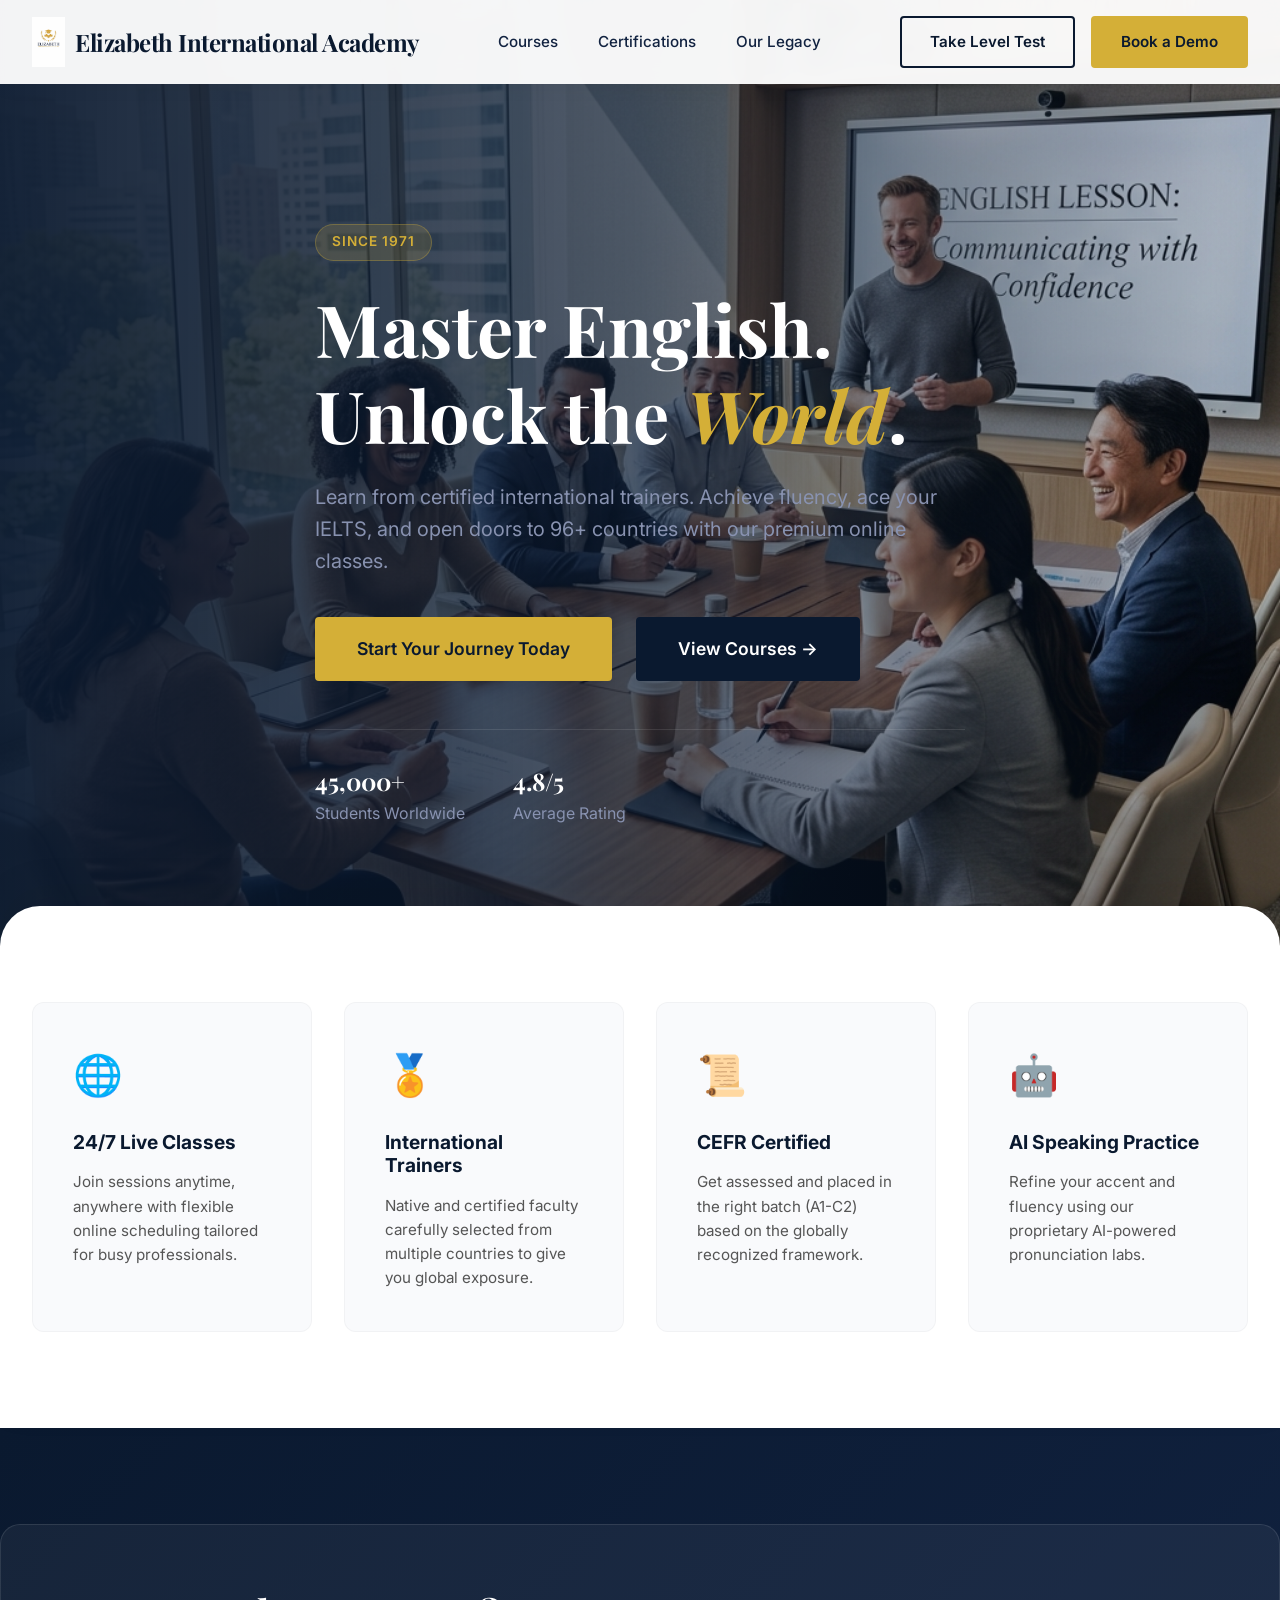
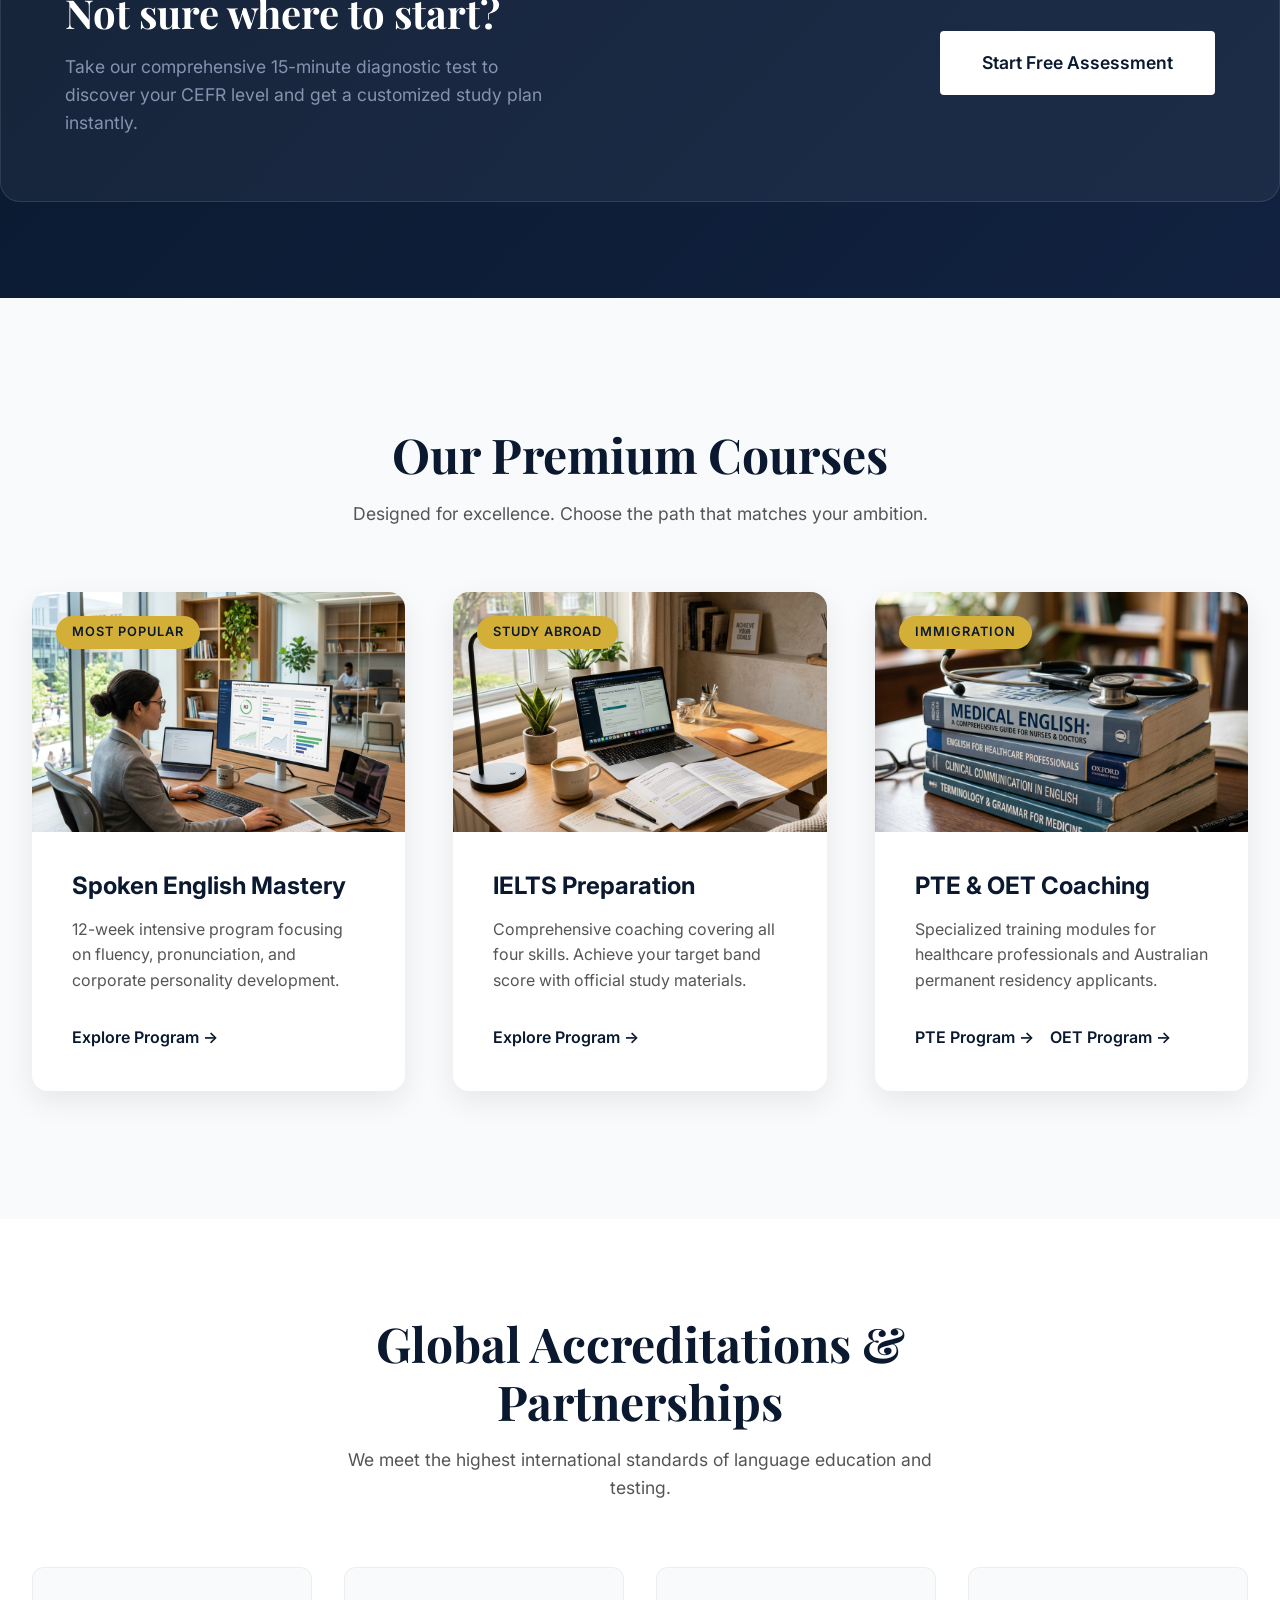
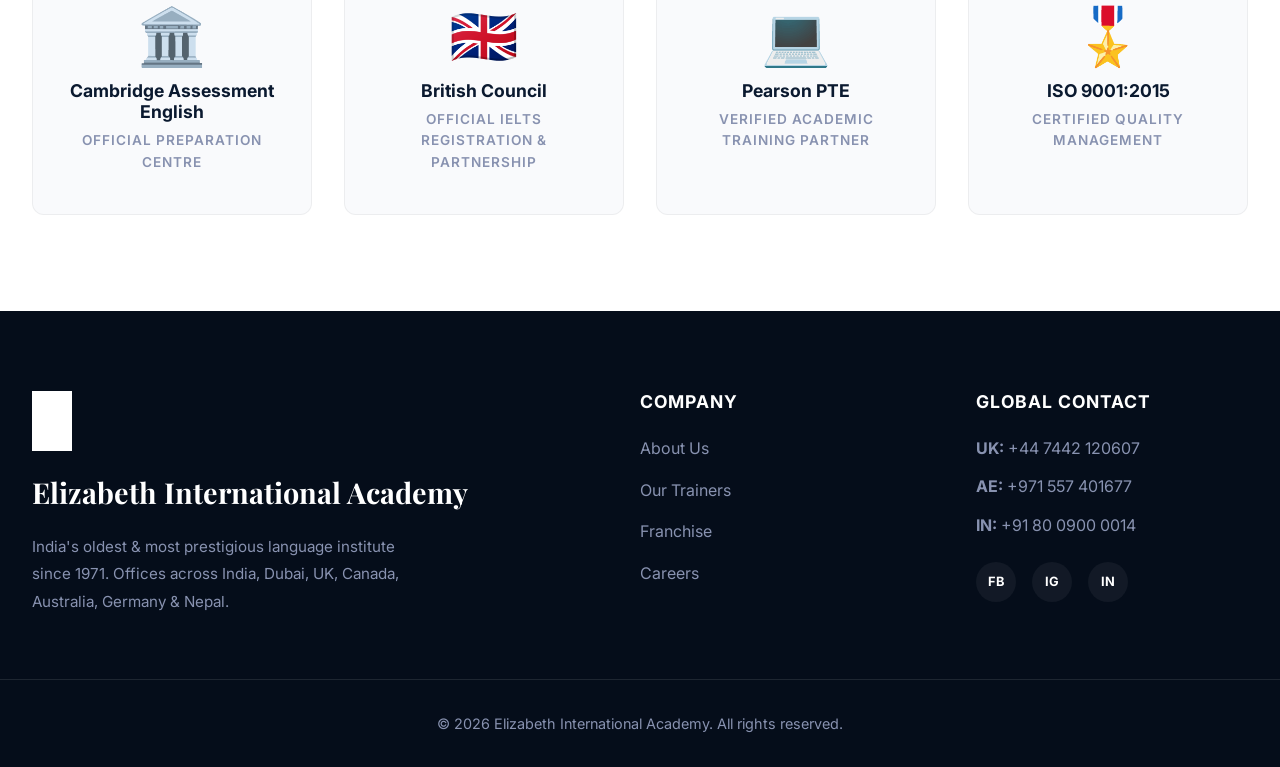
<file: index.html>
<!DOCTYPE html>
<html lang="en">
<head>
    <meta charset="UTF-8">
    <meta name="viewport" content="width=device-width, initial-scale=1.0">
    <title>Elizabeth International Academy - Premium Spoken English & IELTS</title>
    <meta name="description" content="Join India's oldest and finest language school chain since 1971. Prepare for IELTS, PTE, and spoken English with certified international trainers.">
    <link rel="preconnect" href="https://fonts.googleapis.com">
    <link rel="preconnect" href="https://fonts.gstatic.com" crossorigin>
    <link href="https://fonts.googleapis.com/css2?family=Inter:wght@400;500;600;700&family=Playfair+Display:ital,wght@0,600;0,700;1,600&display=swap" rel="stylesheet">
    <link rel="stylesheet" href="style.css">
</head>
<body>
    <!-- Navigation -->
    <header id="main-header" class="header">
        <div class="container nav-container">
            <div class="logo">
                <img src="assets/images/logo.jpeg" alt="Elizabeth International Academy Logo" class="brand-logo" onerror="this.style.display='none'">
                <h1>Elizabeth International Academy</h1>
            </div>
            <nav class="main-nav">
                <ul>
                    <li><a href="#courses">Courses</a></li>
                    <li><a href="#certifications">Certifications</a></li>
                    <li><a href="#about">Our Legacy</a></li>
                </ul>
            </nav>
            <div class="nav-actions">
                <a href="assessment.html" class="btn btn-outline">Take Level Test</a>
                <a href="#book-demo" class="btn btn-primary">Book a Demo</a>
                <button class="mobile-toggle" id="mobile-toggle" aria-label="Toggle Menu">
                    <span></span><span></span><span></span>
                </button>
            </div>
        </div>
    </header>

    <!-- Hero Section -->
    <section class="hero" id="home">
        <div class="hero-bg"></div>
        <div class="container hero-content">
            <div class="hero-text-box">
                <span class="badge">Since 1971</span>
                <h2 class="hero-title">Master English.<br>Unlock the <em>World</em>.</h2>
                <p class="hero-subtitle">Learn from certified international trainers. Achieve fluency, ace your IELTS, and open doors to 96+ countries with our premium online classes.</p>
                <div class="hero-cta-group">
                    <a href="#book-demo" class="btn btn-primary btn-large">Start Your Journey Today</a>
                    <a href="#courses" class="btn btn-secondary btn-large">View Courses &rarr;</a>
                </div>
                <div class="hero-trust">
                    <div class="trust-item"><strong>45,000+</strong> Students Worldwide</div>
                    <div class="trust-item"><strong>4.8/5</strong> Average Rating</div>
                </div>
            </div>
        </div>
    </section>

    <!-- Features / Methodology -->
    <section class="features">
        <div class="container">
            <div class="features-grid">
                <div class="feature-card">
                    <div class="feature-icon">🌐</div>
                    <h3>24/7 Live Classes</h3>
                    <p>Join sessions anytime, anywhere with flexible online scheduling tailored for busy professionals.</p>
                </div>
                <div class="feature-card">
                    <div class="feature-icon">🏅</div>
                    <h3>International Trainers</h3>
                    <p>Native and certified faculty carefully selected from multiple countries to give you global exposure.</p>
                </div>
                <div class="feature-card">
                    <div class="feature-icon">📜</div>
                    <h3>CEFR Certified</h3>
                    <p>Get assessed and placed in the right batch (A1-C2) based on the globally recognized framework.</p>
                </div>
                <div class="feature-card">
                    <div class="feature-icon">🤖</div>
                    <h3>AI Speaking Practice</h3>
                    <p>Refine your accent and fluency using our proprietary AI-powered pronunciation labs.</p>
                </div>
            </div>
        </div>
    </section>

    <!-- Lead Funnel: Level Test -->
    <section class="funnel-section" id="level-test">
        <div class="container funnel-container">
            <div class="funnel-text">
                <h2>Not sure where to start?</h2>
                <p>Take our comprehensive 15-minute diagnostic test to discover your CEFR level and get a customized study plan instantly.</p>
            </div>
            <div class="funnel-action">
                <a href="assessment.html" class="btn btn-white btn-large">Start Free Assessment</a>
            </div>
        </div>
    </section>

    <!-- Course Catalog -->
    <section class="courses" id="courses">
        <div class="container">
            <div class="section-header">
                <h2>Our Premium Courses</h2>
                <p>Designed for excellence. Choose the path that matches your ambition.</p>
            </div>
            <div class="course-grid">
                <!-- Course 1 -->
                <article class="course-card">
                    <div class="course-image pte-img">
                        <div class="course-tag">Most Popular</div>
                    </div>
                    <div class="course-content">
                        <h3>Spoken English Mastery</h3>
                        <p>12-week intensive program focusing on fluency, pronunciation, and corporate personality development.</p>
                        <a href="course-spoken.html" class="course-link">Explore Program &rarr;</a>
                    </div>
                </article>
                <!-- Course 2 -->
                <article class="course-card">
                    <div class="course-image ielts-img">
                        <div class="course-tag">Study Abroad</div>
                    </div>
                    <div class="course-content">
                        <h3>IELTS Preparation</h3>
                        <p>Comprehensive coaching covering all four skills. Achieve your target band score with official study materials.</p>
                        <a href="course-ielts.html" class="course-link">Explore Program &rarr;</a>
                    </div>
                </article>
                <!-- Course 3 -->
                <article class="course-card">
                    <div class="course-image pte-oet-img">
                        <div class="course-tag">Immigration</div>
                    </div>
                    <div class="course-content">
                        <h3>PTE & OET Coaching</h3>
                        <p>Specialized training modules for healthcare professionals and Australian permanent residency applicants.</p>
                        <div style="display:flex; gap:1rem;">
                            <a href="course-pte.html" class="course-link">PTE Program &rarr;</a>
                            <a href="course-oet.html" class="course-link">OET Program &rarr;</a>
                        </div>
                    </div>
                </article>
            </div>
        </div>
    </section>

    <!-- Certifications & Partnerships -->
    <section class="certifications-section" id="certifications">
        <div class="container">
            <div class="section-header">
                <h2>Global Accreditations & Partnerships</h2>
                <p>We meet the highest international standards of language education and testing.</p>
            </div>
            <div class="cert-grid">
                <div class="cert-card">
                    <div class="cert-icon" style="color: #b31b1b;">🏛️</div>
                    <h4>Cambridge Assessment English</h4>
                    <p>Official Preparation Centre</p>
                </div>
                <div class="cert-card">
                    <div class="cert-icon" style="color: #004fb6;">🇬🇧</div>
                    <h4>British Council</h4>
                    <p>Official IELTS Registration & Partnership</p>
                </div>
                <div class="cert-card">
                    <div class="cert-icon" style="color: #007fa3;">💻</div>
                    <h4>Pearson PTE</h4>
                    <p>Verified Academic Training Partner</p>
                </div>
                <div class="cert-card">
                    <div class="cert-icon" style="color: #d4af37;">🎖️</div>
                    <h4>ISO 9001:2015</h4>
                    <p>Certified Quality Management</p>
                </div>
            </div>
        </div>
    </section>

    <!-- Footer -->
    <footer class="main-footer">
        <div class="container footer-grid">
            <div class="footer-brand">
                <img src="assets/images/logo.jpeg" alt="Elizabeth International Academy Logo" class="brand-logo footer-logo" onerror="this.style.display='none'">
                <h2>Elizabeth International Academy</h2>
                <p>India's oldest & most prestigious language institute since 1971. Offices across India, Dubai, UK, Canada, Australia, Germany & Nepal.</p>
            </div>
            <div class="footer-links">
                <h4>Company</h4>
                <ul>
                    <li><a href="#">About Us</a></li>
                    <li><a href="#">Our Trainers</a></li>
                    <li><a href="#">Franchise</a></li>
                    <li><a href="#">Careers</a></li>
                </ul>
            </div>
            <div class="footer-contact">
                <h4>Global Contact</h4>
                <p><strong>UK:</strong> +44 7442 120607</p>
                <p><strong>AE:</strong> +971 557 401677</p>
                <p><strong>IN:</strong> +91 80 0900 0014</p>
                <div class="social-links">
                    <a href="#" aria-label="Facebook">fb</a>
                    <a href="#" aria-label="Instagram">ig</a>
                    <a href="#" aria-label="LinkedIn">in</a>
                </div>
            </div>
        </div>
        <div class="container footer-bottom">
            <p>&copy; 2026 Elizabeth International Academy. All rights reserved.</p>
        </div>
    </footer>

    <!-- Book a Demo Modal -->
    <div id="demo-modal" class="modal-overlay">
        <div class="modal-content">
            <button class="close-modal">&times;</button>
            <h2>Book a Free Demo</h2>
            <p>Fill out the form below and our academic counselors will contact you to schedule your free demo class.</p>
            <!-- Form handled via Formspree/Web3Forms -->
            <form action="https://api.web3forms.com/submit" method="POST" class="demo-form">
                <!-- Replace 'YOUR_ACCESS_KEY_HERE' with your actual Web3Forms access key -->
                <input type="text" name="_honeypot" style="display:none" tabindex="-1" autocomplete="off">
                <input type="hidden" name="subject" value="New Demo Booking - Elizabeth International Academy">
                <input type="hidden" name="redirect" value="https://web3forms.com/success">

                <div class="form-group">
                    <label for="name">Full Name</label>
                    <input type="text" id="name" name="name" required placeholder="John Doe">
                </div>
                <div class="form-group">
                    <label for="email">Email Address</label>
                    <input type="email" id="email" name="email" required placeholder="john@example.com">
                </div>
                <div class="form-group">
                    <label for="phone">Phone Number</label>
                    <input type="tel" id="phone" name="phone" required placeholder="+91 98765 43210" pattern="[+0-9 ]+">
                </div>
                <div class="form-group">
                    <label for="course">Interested Course</label>
                    <select id="course" name="course" required>
                        <option value="">Select a course...</option>
                        <option value="Spoken English">Spoken English Mastery</option>
                        <option value="IELTS">IELTS Preparation</option>
                        <option value="PTE">PTE & OET Coaching</option>
                    </select>
                </div>
                <button type="submit" class="btn btn-primary btn-full">Submit Request</button>
            </form>
        </div>
    </div>

    <script src="script.js"></script>
</body>
</html>
</file>
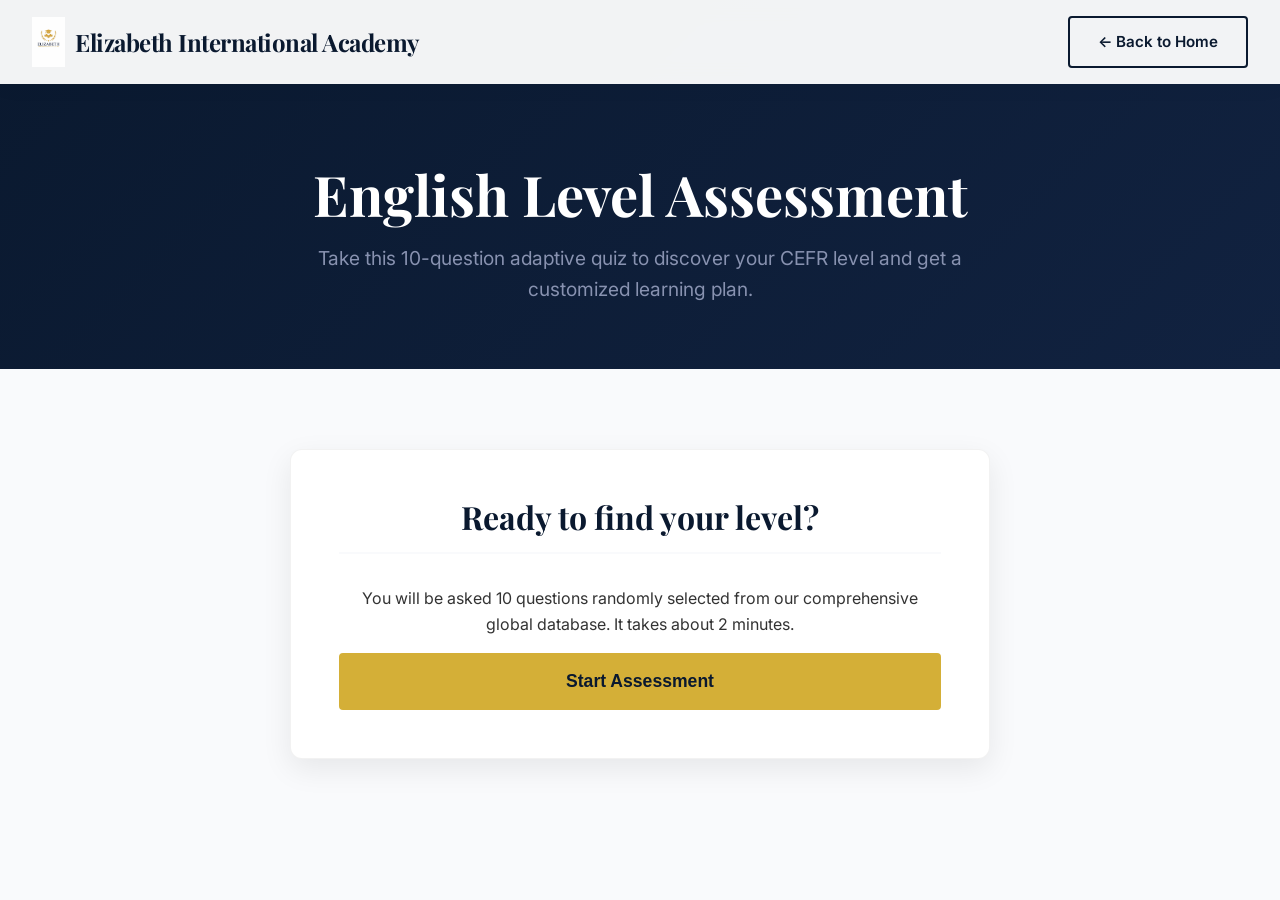
<file: assessment.html>
<!DOCTYPE html>
<html lang="en">
<head>
    <meta charset="UTF-8">
    <meta name="viewport" content="width=device-width, initial-scale=1.0">
    <title>English Proficiency Assessment - Elizabeth International Academy</title>
    <link href="https://fonts.googleapis.com/css2?family=Inter:wght@400;500;600;700&family=Playfair+Display:ital,wght@0,600;0,700;1,600&display=swap" rel="stylesheet">
    <link rel="stylesheet" href="style.css">
</head>
<body>
    <header id="main-header" class="header">
        <div class="container nav-container">
            <div class="logo">
                <a href="index.html" style="display:flex; align-items:center; gap:10px;">
                    <img src="assets/images/logo.jpeg" alt="Elizabeth International Academy Logo" class="brand-logo" onerror="this.style.display='none'">
                    <h1>Elizabeth International Academy</h1>
                </a>
            </div>
            <div class="nav-actions">
                <a href="index.html" class="btn btn-outline">&larr; Back to Home</a>
            </div>
        </div>
    </header>

    <section class="course-detail-hero" style="padding: 10rem 0 4rem;">
        <div class="container">
            <h1>English Level Assessment</h1>
            <p style="font-size: 1.2rem; color: var(--color-gray); max-width: 700px; margin: 0 auto;">Take this 10-question adaptive quiz to discover your CEFR level and get a customized learning plan.</p>
        </div>
    </section>

    <section class="course-content-section" style="background: var(--color-offwhite); min-height: 50vh;">
        <div class="container">
            <div id="quiz-container" class="content-card" style="max-width: 700px; margin: 0 auto;">
                
                <!-- Start Screen -->
                <div id="start-screen" class="quiz-screen active">
                    <h2 style="text-align:center;">Ready to find your level?</h2>
                    <p style="text-align:center;">You will be asked 10 questions randomly selected from our comprehensive global database. It takes about 2 minutes.</p>
                    <button id="start-btn" class="btn btn-primary btn-full" style="padding:1rem;">Start Assessment</button>
                </div>

                <!-- Quiz Screen -->
                <div id="question-screen" class="quiz-screen" style="display: none;">
                    <div class="progress-bar-container">
                        <div id="progress-bar" class="progress-bar"></div>
                    </div>
                    <p id="question-counter" style="text-align:right; font-size:0.9rem; color:var(--color-gray); margin-bottom:1rem;">Question 1 of 10</p>
                    <h3 id="question-text" style="font-size: 1.5rem; margin-bottom: 2rem; color: var(--color-navy);"></h3>
                    
                    <div id="options-container" class="options-grid">
                        <!-- Options injected here -->
                    </div>
                </div>

                <!-- Results Screen -->
                <div id="result-screen" class="quiz-screen" style="display: none; text-align:center;">
                    <h2 style="margin-bottom:0.5rem;">Assessment Complete!</h2>
                    <p style="font-size: 1.2rem; margin-bottom:2rem;">Based on your responses, your estimated English Level is:</p>
                    
                    <div class="level-badge" id="level-badge">
                        <h1 id="level-title" style="font-size: 4rem; color:var(--color-gold); margin:0;">B1</h1>
                        <h3 id="level-name">Intermediate</h3>
                    </div>

                    <p id="level-description" style="margin: 2rem 0; color:#555;"></p>

                    <div style="background:var(--color-offwhite); padding:2rem; border-radius:12px; margin-bottom:2rem; border:1px solid #ddd;">
                        <h4>Recommended Action:</h4>
                        <p id="recommendation-text" style="font-size:0.95rem; margin-top:0.5rem;">Join our intensive Spoken English Mastery course.</p>
                    </div>

                    <button id="book-demo-btn" class="btn btn-primary btn-large">Book a Free Demo Class</button>
                </div>
            </div>
        </div>
    </section>

    <!-- Book a Demo Modal (Reused) -->
    <div id="demo-modal" class="modal-overlay">
        <div class="modal-content">
            <button class="close-modal">&times;</button>
            <h2>Book a Free Demo</h2>
            <form action="https://api.web3forms.com/submit" method="POST" class="demo-form">
                <input type="text" name="_honeypot" style="display:none" tabindex="-1" autocomplete="off">
                <div class="form-group"><input type="text" name="name" required placeholder="Full Name"></div>
                <div class="form-group"><input type="email" name="email" required placeholder="Email Address"></div>
                <div class="form-group"><input type="tel" name="phone" required placeholder="+91 98765 43210" pattern="[+0-9 ]+"></div>
                <button type="submit" class="btn btn-primary btn-full">Submit Request</button>
            </form>
        </div>
    </div>

    <!-- Scripts -->
    <script src="script.js"></script>
    <script src="questions.js"></script>
    <script src="assessment.js"></script>
</body>
</html>
</file>
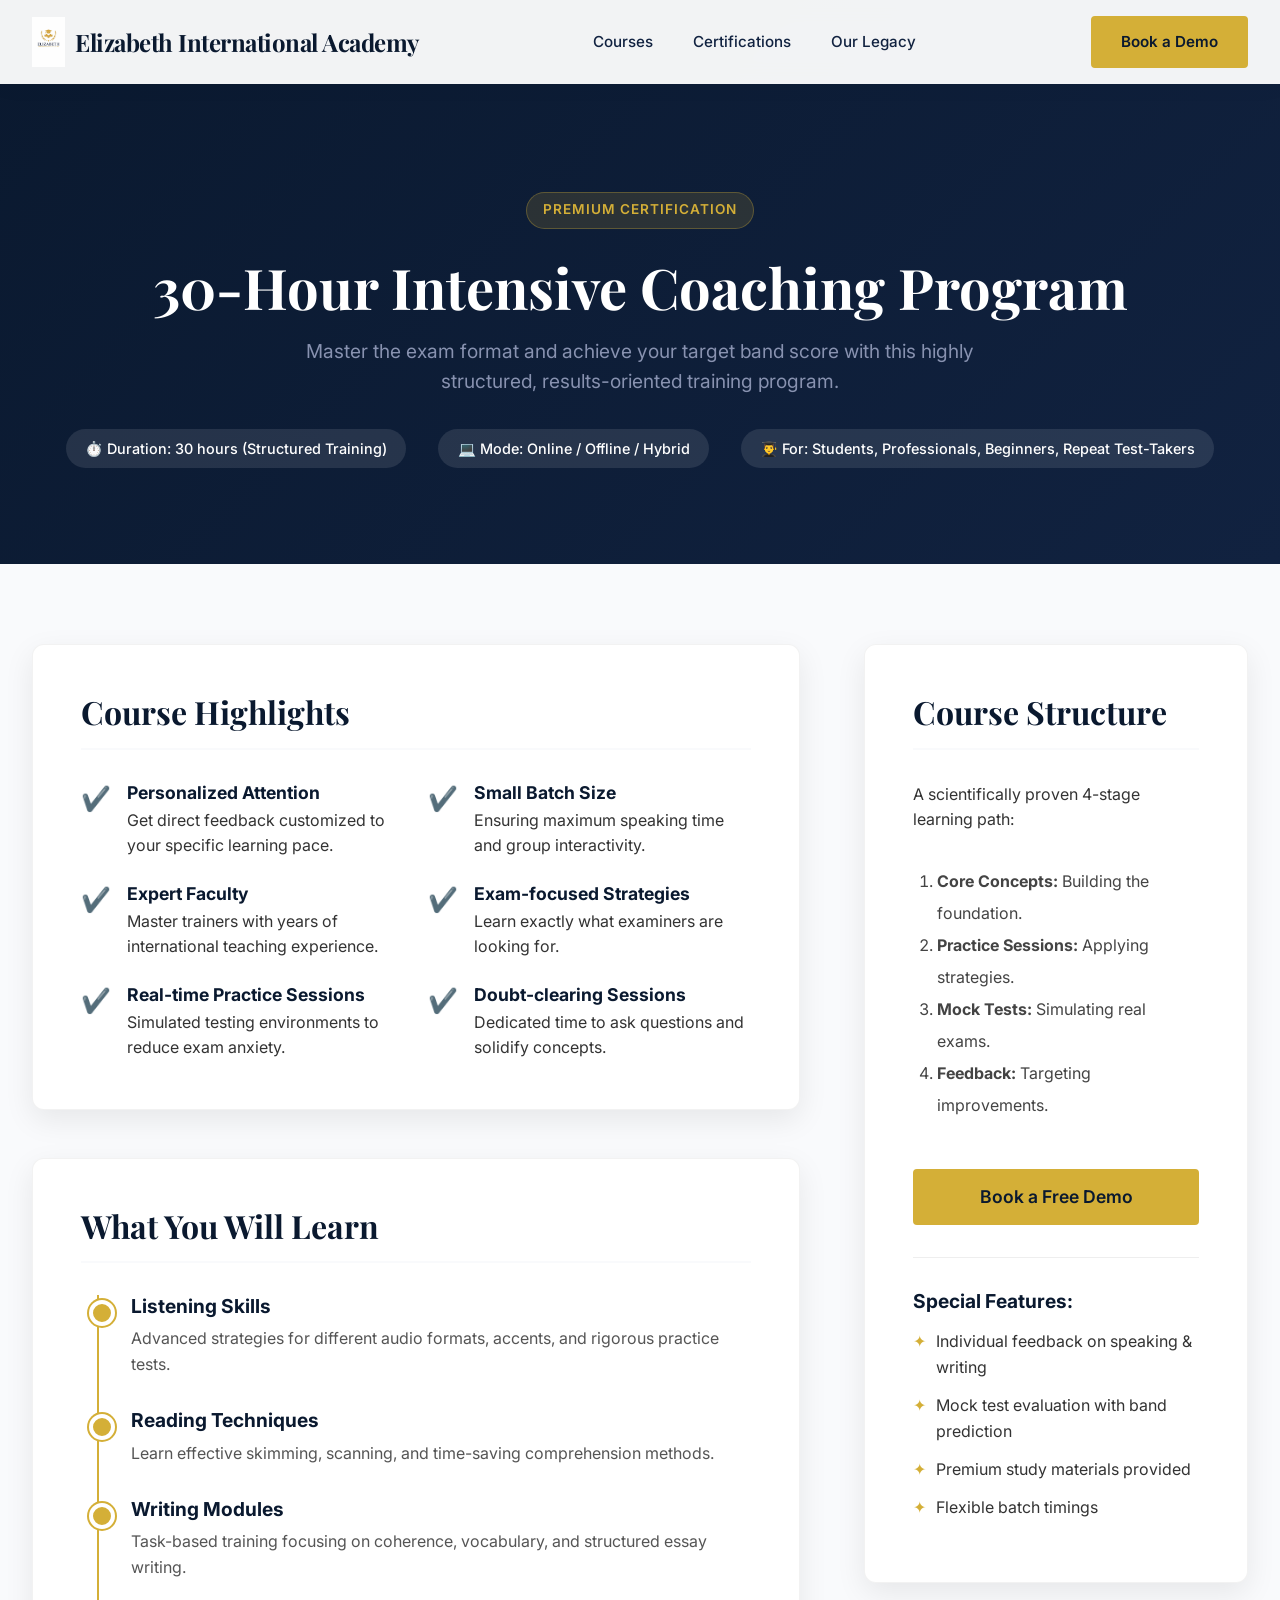
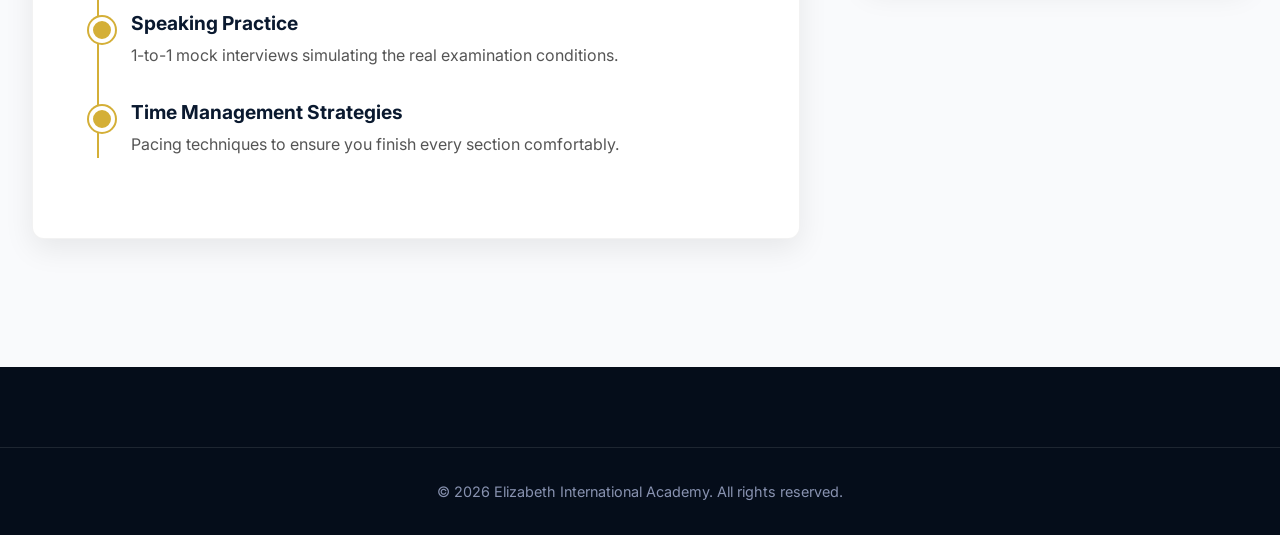
<file: course-ielts.html>
<!DOCTYPE html>
<html lang="en">
<head>
    <meta charset="UTF-8">
    <meta name="viewport" content="width=device-width, initial-scale=1.0">
    <title>Intensive Exam Coaching - Elizabeth International Academy</title>
    <link href="https://fonts.googleapis.com/css2?family=Inter:wght@400;500;600;700&family=Playfair+Display:ital,wght@0,600;0,700;1,600&display=swap" rel="stylesheet">
    <link rel="stylesheet" href="style.css">
</head>
<body>
    <header id="main-header" class="header">
        <div class="container nav-container">
            <div class="logo">
                <a href="index.html" style="display:flex; align-items:center; gap:10px;">
                    <img src="assets/images/logo.jpeg" alt="Elizabeth International Academy Logo" class="brand-logo" onerror="this.style.display='none'">
                    <h1>Elizabeth International Academy</h1>
                </a>
            </div>
            <nav class="main-nav">
                <ul>
                    <li><a href="index.html#courses">Courses</a></li>
                    <li><a href="index.html#certifications">Certifications</a></li>
                    <li><a href="index.html#about">Our Legacy</a></li>
                </ul>
            </nav>
            <div class="nav-actions">
                <a href="#book-demo" class="btn btn-primary">Book a Demo</a>
            </div>
        </div>
    </header>

    <!-- Course Hero -->
    <section class="course-detail-hero">
        <div class="container">
            <span class="badge">Premium Certification</span>
            <h1>30-Hour Intensive Coaching Program</h1>
            <p style="font-size: 1.2rem; color: var(--color-gray); max-width: 700px; margin: 0 auto;">Master the exam format and achieve your target band score with this highly structured, results-oriented training program.</p>
            <div class="course-meta">
                <span class="meta-tag">⏱️ Duration: 30 hours (Structured Training)</span>
                <span class="meta-tag">💻 Mode: Online / Offline / Hybrid</span>
                <span class="meta-tag">👨‍🎓 For: Students, Professionals, Beginners, Repeat Test-Takers</span>
            </div>
        </div>
    </section>

    <!-- Curriculum Content -->
    <section class="course-content-section" style="background: var(--color-offwhite);">
        <div class="container course-layout-grid">
            <!-- Left Column: Details -->
            <div class="main-column">
                
                <div class="content-card">
                    <h2>Course Highlights</h2>
                    <div class="highlights-grid">
                        <div class="highlight-item">
                            <span class="check-icon">✔️</span>
                            <div><h4>Personalized Attention</h4><p>Get direct feedback customized to your specific learning pace.</p></div>
                        </div>
                        <div class="highlight-item">
                            <span class="check-icon">✔️</span>
                            <div><h4>Small Batch Size</h4><p>Ensuring maximum speaking time and group interactivity.</p></div>
                        </div>
                        <div class="highlight-item">
                            <span class="check-icon">✔️</span>
                            <div><h4>Expert Faculty</h4><p>Master trainers with years of international teaching experience.</p></div>
                        </div>
                        <div class="highlight-item">
                            <span class="check-icon">✔️</span>
                            <div><h4>Exam-focused Strategies</h4><p>Learn exactly what examiners are looking for.</p></div>
                        </div>
                        <div class="highlight-item">
                            <span class="check-icon">✔️</span>
                            <div><h4>Real-time Practice Sessions</h4><p>Simulated testing environments to reduce exam anxiety.</p></div>
                        </div>
                        <div class="highlight-item">
                            <span class="check-icon">✔️</span>
                            <div><h4>Doubt-clearing Sessions</h4><p>Dedicated time to ask questions and solidify concepts.</p></div>
                        </div>
                    </div>
                </div>

                <div class="content-card">
                    <h2>What You Will Learn</h2>
                    <div class="timeline-list">
                        <div class="timeline-item">
                            <h4>Listening Skills</h4>
                            <p>Advanced strategies for different audio formats, accents, and rigorous practice tests.</p>
                        </div>
                        <div class="timeline-item">
                            <h4>Reading Techniques</h4>
                            <p>Learn effective skimming, scanning, and time-saving comprehension methods.</p>
                        </div>
                        <div class="timeline-item">
                            <h4>Writing Modules</h4>
                            <p>Task-based training focusing on coherence, vocabulary, and structured essay writing.</p>
                        </div>
                        <div class="timeline-item">
                            <h4>Speaking Practice</h4>
                            <p>1-to-1 mock interviews simulating the real examination conditions.</p>
                        </div>
                        <div class="timeline-item">
                            <h4>Time Management Strategies</h4>
                            <p>Pacing techniques to ensure you finish every section comfortably.</p>
                        </div>
                    </div>
                </div>

            </div>

             <!-- Right Column -->
             <div class="sidebar-column">
                <div class="content-card" style="position: sticky; top: 120px;">
                    <h2>Course Structure</h2>
                    <p style="margin-bottom: 2rem;">A scientifically proven 4-stage learning path:</p>
                    <ol style="margin-left: 1.5rem; margin-bottom: 2rem; color: #444; line-height:2;">
                        <li><strong>Core Concepts:</strong> Building the foundation.</li>
                        <li><strong>Practice Sessions:</strong> Applying strategies.</li>
                        <li><strong>Mock Tests:</strong> Simulating real exams.</li>
                        <li><strong>Feedback:</strong> Targeting improvements.</li>
                    </ol>

                    <a href="#book-demo" class="btn btn-primary btn-full">Book a Free Demo</a>
                    
                    <hr style="border:none; border-top: 1px solid #eee; margin: 2rem 0;">
                    
                    <h3 style="margin-bottom: 1rem; font-family: var(--font-body); font-size:1.2rem;">Special Features:</h3>
                    <ul style="list-style: none;">
                        <li style="margin-bottom: 0.8rem; display:flex; gap:10px;"><span style="color:var(--color-gold);">✦</span> Individual feedback on speaking & writing</li>
                        <li style="margin-bottom: 0.8rem; display:flex; gap:10px;"><span style="color:var(--color-gold);">✦</span> Mock test evaluation with band prediction</li>
                        <li style="margin-bottom: 0.8rem; display:flex; gap:10px;"><span style="color:var(--color-gold);">✦</span> Premium study materials provided</li>
                        <li style="margin-bottom: 0.8rem; display:flex; gap:10px;"><span style="color:var(--color-gold);">✦</span> Flexible batch timings</li>
                    </ul>
                </div>
            </div>
        </div>
    </section>

    <footer class="main-footer">
        <div class="container footer-bottom">
            <p>&copy; 2026 Elizabeth International Academy. All rights reserved.</p>
        </div>
    </footer>

    <div id="demo-modal" class="modal-overlay">
        <div class="modal-content">
            <button class="close-modal">&times;</button>
            <h2>Book a Free Demo</h2>
            <form action="https://api.web3forms.com/submit" method="POST" class="demo-form">
                <input type="text" name="_honeypot" style="display:none" tabindex="-1" autocomplete="off">
                <div class="form-group"><input type="text" name="name" required placeholder="Full Name"></div>
                <div class="form-group"><input type="email" name="email" required placeholder="Email Address"></div>
                <div class="form-group"><input type="tel" name="phone" required placeholder="+91 98765 43210" pattern="[+0-9 ]+"></div>
                <button type="submit" class="btn btn-primary btn-full">Submit Request</button>
            </form>
        </div>
    </div>
    <script src="script.js"></script>
</body>
</html>
</file>
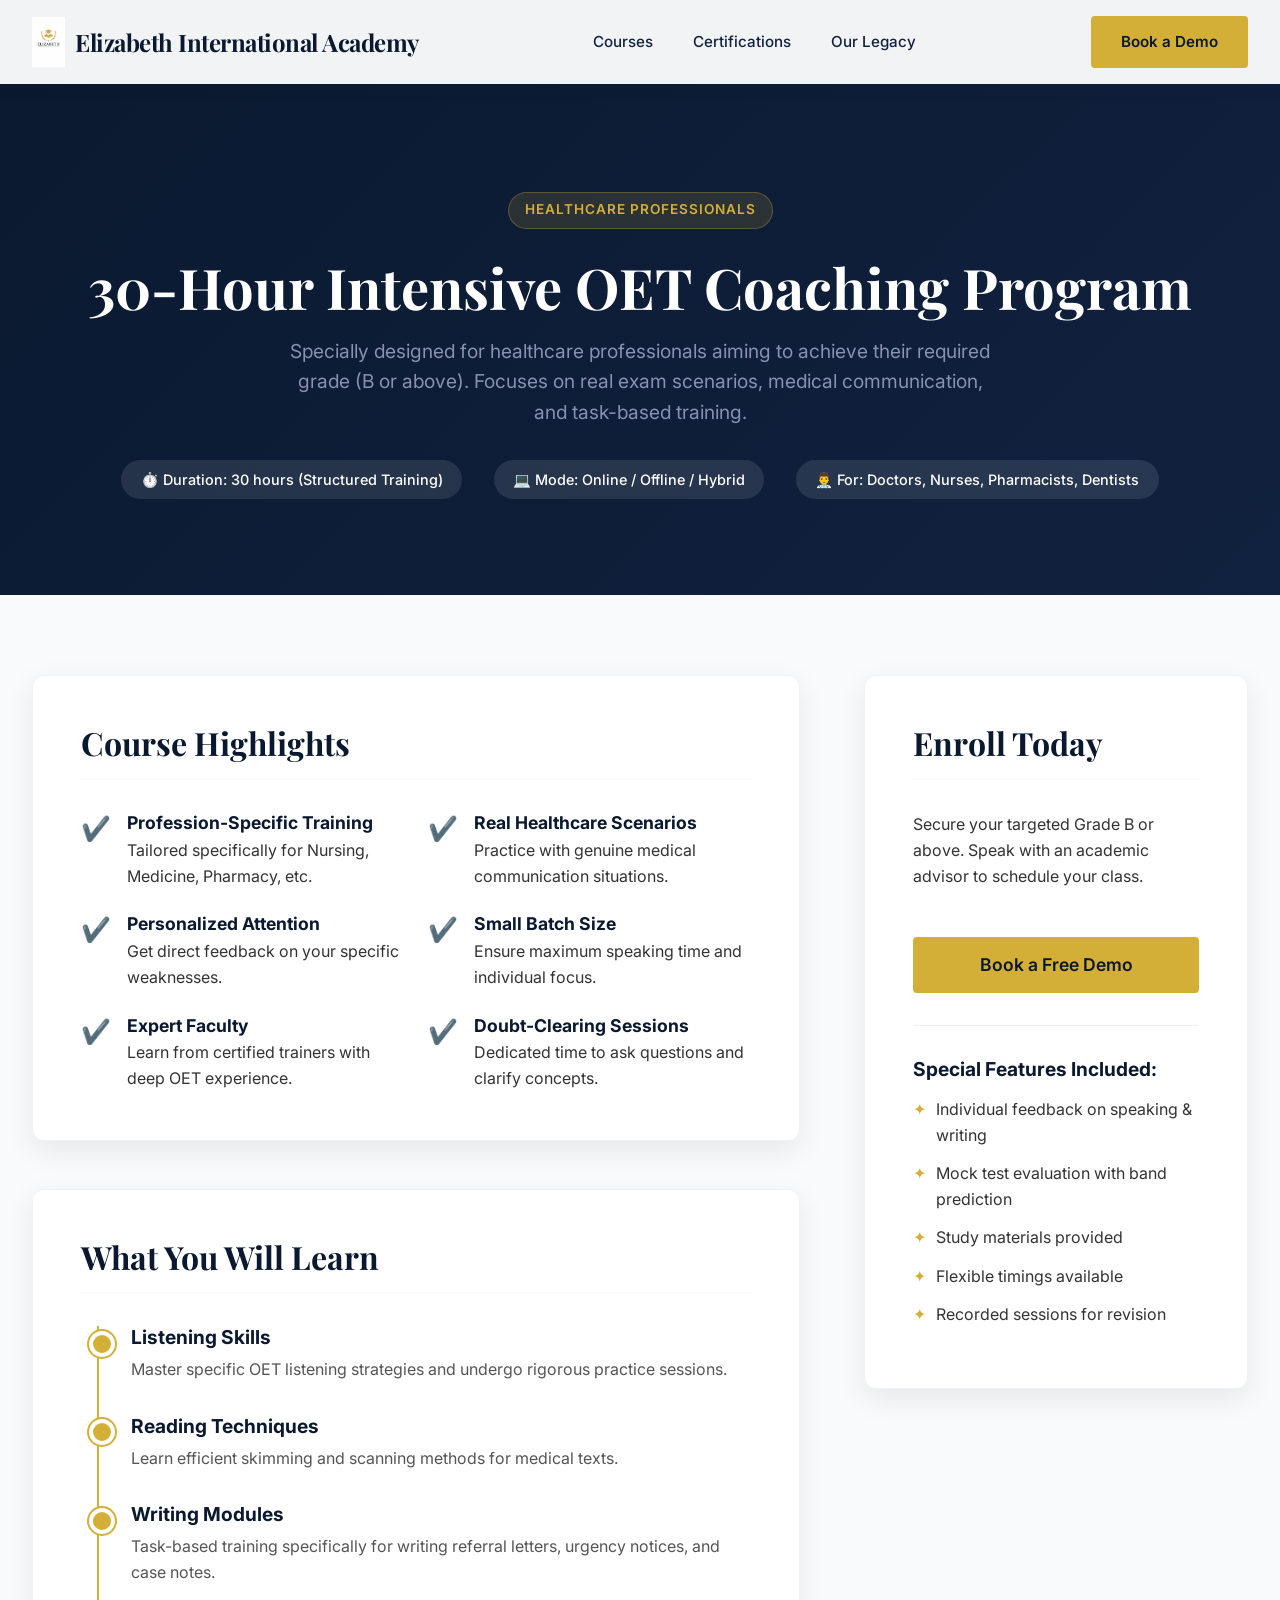
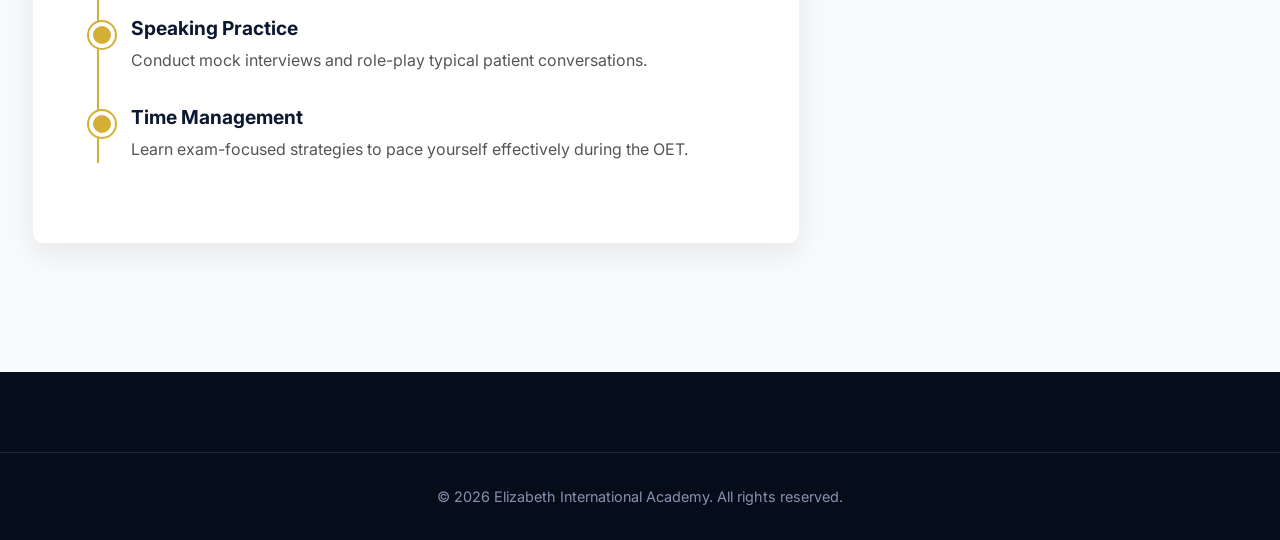
<file: course-oet.html>
<!DOCTYPE html>
<html lang="en">
<head>
    <meta charset="UTF-8">
    <meta name="viewport" content="width=device-width, initial-scale=1.0">
    <title>OET Coaching - Elizabeth International Academy</title>
    <link href="https://fonts.googleapis.com/css2?family=Inter:wght@400;500;600;700&family=Playfair+Display:ital,wght@0,600;0,700;1,600&display=swap" rel="stylesheet">
    <link rel="stylesheet" href="style.css">
</head>
<body>
    <!-- Navigation (Copied from index) -->
    <header id="main-header" class="header">
        <div class="container nav-container">
            <div class="logo">
                <a href="index.html" style="display:flex; align-items:center; gap:10px;">
                    <img src="assets/images/logo.jpeg" alt="Elizabeth International Academy Logo" class="brand-logo" onerror="this.style.display='none'">
                    <h1>Elizabeth International Academy</h1>
                </a>
            </div>
            <nav class="main-nav">
                <ul>
                    <li><a href="index.html#courses">Courses</a></li>
                    <li><a href="index.html#certifications">Certifications</a></li>
                    <li><a href="index.html#about">Our Legacy</a></li>
                </ul>
            </nav>
            <div class="nav-actions">
                <a href="#book-demo" class="btn btn-primary">Book a Demo</a>
            </div>
        </div>
    </header>

    <!-- Course Hero -->
    <section class="course-detail-hero">
        <div class="container">
            <span class="badge">Healthcare Professionals</span>
            <h1>30-Hour Intensive OET Coaching Program</h1>
            <p style="font-size: 1.2rem; color: var(--color-gray); max-width: 700px; margin: 0 auto;">Specially designed for healthcare professionals aiming to achieve their required grade (B or above). Focuses on real exam scenarios, medical communication, and task-based training.</p>
            <div class="course-meta">
                <span class="meta-tag">⏱️ Duration: 30 hours (Structured Training)</span>
                <span class="meta-tag">💻 Mode: Online / Offline / Hybrid</span>
                <span class="meta-tag">👨‍⚕️ For: Doctors, Nurses, Pharmacists, Dentists</span>
            </div>
        </div>
    </section>

    <!-- Curriculum Content -->
    <section class="course-content-section" style="background: var(--color-offwhite);">
        <div class="container course-layout-grid">
            <!-- Left Column: Details -->
            <div class="main-column">
                
                <div class="content-card">
                    <h2>Course Highlights</h2>
                    <div class="highlights-grid">
                        <div class="highlight-item">
                            <span class="check-icon">✔️</span>
                            <div><h4>Profession-Specific Training</h4><p>Tailored specifically for Nursing, Medicine, Pharmacy, etc.</p></div>
                        </div>
                        <div class="highlight-item">
                            <span class="check-icon">✔️</span>
                            <div><h4>Real Healthcare Scenarios</h4><p>Practice with genuine medical communication situations.</p></div>
                        </div>
                        <div class="highlight-item">
                            <span class="check-icon">✔️</span>
                            <div><h4>Personalized Attention</h4><p>Get direct feedback on your specific weaknesses.</p></div>
                        </div>
                        <div class="highlight-item">
                            <span class="check-icon">✔️</span>
                            <div><h4>Small Batch Size</h4><p>Ensure maximum speaking time and individual focus.</p></div>
                        </div>
                        <div class="highlight-item">
                            <span class="check-icon">✔️</span>
                            <div><h4>Expert Faculty</h4><p>Learn from certified trainers with deep OET experience.</p></div>
                        </div>
                        <div class="highlight-item">
                            <span class="check-icon">✔️</span>
                            <div><h4>Doubt-Clearing Sessions</h4><p>Dedicated time to ask questions and clarify concepts.</p></div>
                        </div>
                    </div>
                </div>

                <div class="content-card">
                    <h2>What You Will Learn</h2>
                    <div class="timeline-list">
                        <div class="timeline-item">
                            <h4>Listening Skills</h4>
                            <p>Master specific OET listening strategies and undergo rigorous practice sessions.</p>
                        </div>
                        <div class="timeline-item">
                            <h4>Reading Techniques</h4>
                            <p>Learn efficient skimming and scanning methods for medical texts.</p>
                        </div>
                        <div class="timeline-item">
                            <h4>Writing Modules</h4>
                            <p>Task-based training specifically for writing referral letters, urgency notices, and case notes.</p>
                        </div>
                        <div class="timeline-item">
                            <h4>Speaking Practice</h4>
                            <p>Conduct mock interviews and role-play typical patient conversations.</p>
                        </div>
                        <div class="timeline-item">
                            <h4>Time Management</h4>
                            <p>Learn exam-focused strategies to pace yourself effectively during the OET.</p>
                        </div>
                    </div>
                </div>

            </div>

            <!-- Right Column: Sidebar -->
            <div class="sidebar-column">
                <div class="content-card" style="position: sticky; top: 120px;">
                    <h2>Enroll Today</h2>
                    <p style="margin-bottom: 2rem;">Secure your targeted Grade B or above. Speak with an academic advisor to schedule your class.</p>
                    <a href="#book-demo" class="btn btn-primary btn-full">Book a Free Demo</a>
                    
                    <hr style="border:none; border-top: 1px solid #eee; margin: 2rem 0;">
                    
                    <h3 style="margin-bottom: 1rem; font-family: var(--font-body); font-size:1.2rem;">Special Features Included:</h3>
                    <ul style="list-style: none;">
                        <li style="margin-bottom: 0.8rem; display:flex; gap:10px;"><span style="color:var(--color-gold);">✦</span> Individual feedback on speaking & writing</li>
                        <li style="margin-bottom: 0.8rem; display:flex; gap:10px;"><span style="color:var(--color-gold);">✦</span> Mock test evaluation with band prediction</li>
                        <li style="margin-bottom: 0.8rem; display:flex; gap:10px;"><span style="color:var(--color-gold);">✦</span> Study materials provided</li>
                        <li style="margin-bottom: 0.8rem; display:flex; gap:10px;"><span style="color:var(--color-gold);">✦</span> Flexible timings available</li>
                        <li style="margin-bottom: 0.8rem; display:flex; gap:10px;"><span style="color:var(--color-gold);">✦</span> Recorded sessions for revision</li>
                    </ul>
                </div>
            </div>
        </div>
    </section>

    <!-- Footer -->
    <footer class="main-footer">
        <div class="container footer-bottom">
            <p>&copy; 2026 Elizabeth International Academy. All rights reserved.</p>
        </div>
    </footer>

    <!-- Book a Demo Modal -->
    <div id="demo-modal" class="modal-overlay">
        <div class="modal-content">
            <button class="close-modal">&times;</button>
            <h2>Book a Free Demo</h2>
            <form action="https://api.web3forms.com/submit" method="POST" class="demo-form">
                <input type="text" name="_honeypot" style="display:none" tabindex="-1" autocomplete="off">
                <div class="form-group"><input type="text" name="name" required placeholder="Full Name"></div>
                <div class="form-group"><input type="email" name="email" required placeholder="Email Address"></div>
                <div class="form-group"><input type="tel" name="phone" required placeholder="+91 98765 43210" pattern="[+0-9 ]+"></div>
                <button type="submit" class="btn btn-primary btn-full">Submit Request</button>
            </form>
        </div>
    </div>

    <script src="script.js"></script>
</body>
</html>
</file>
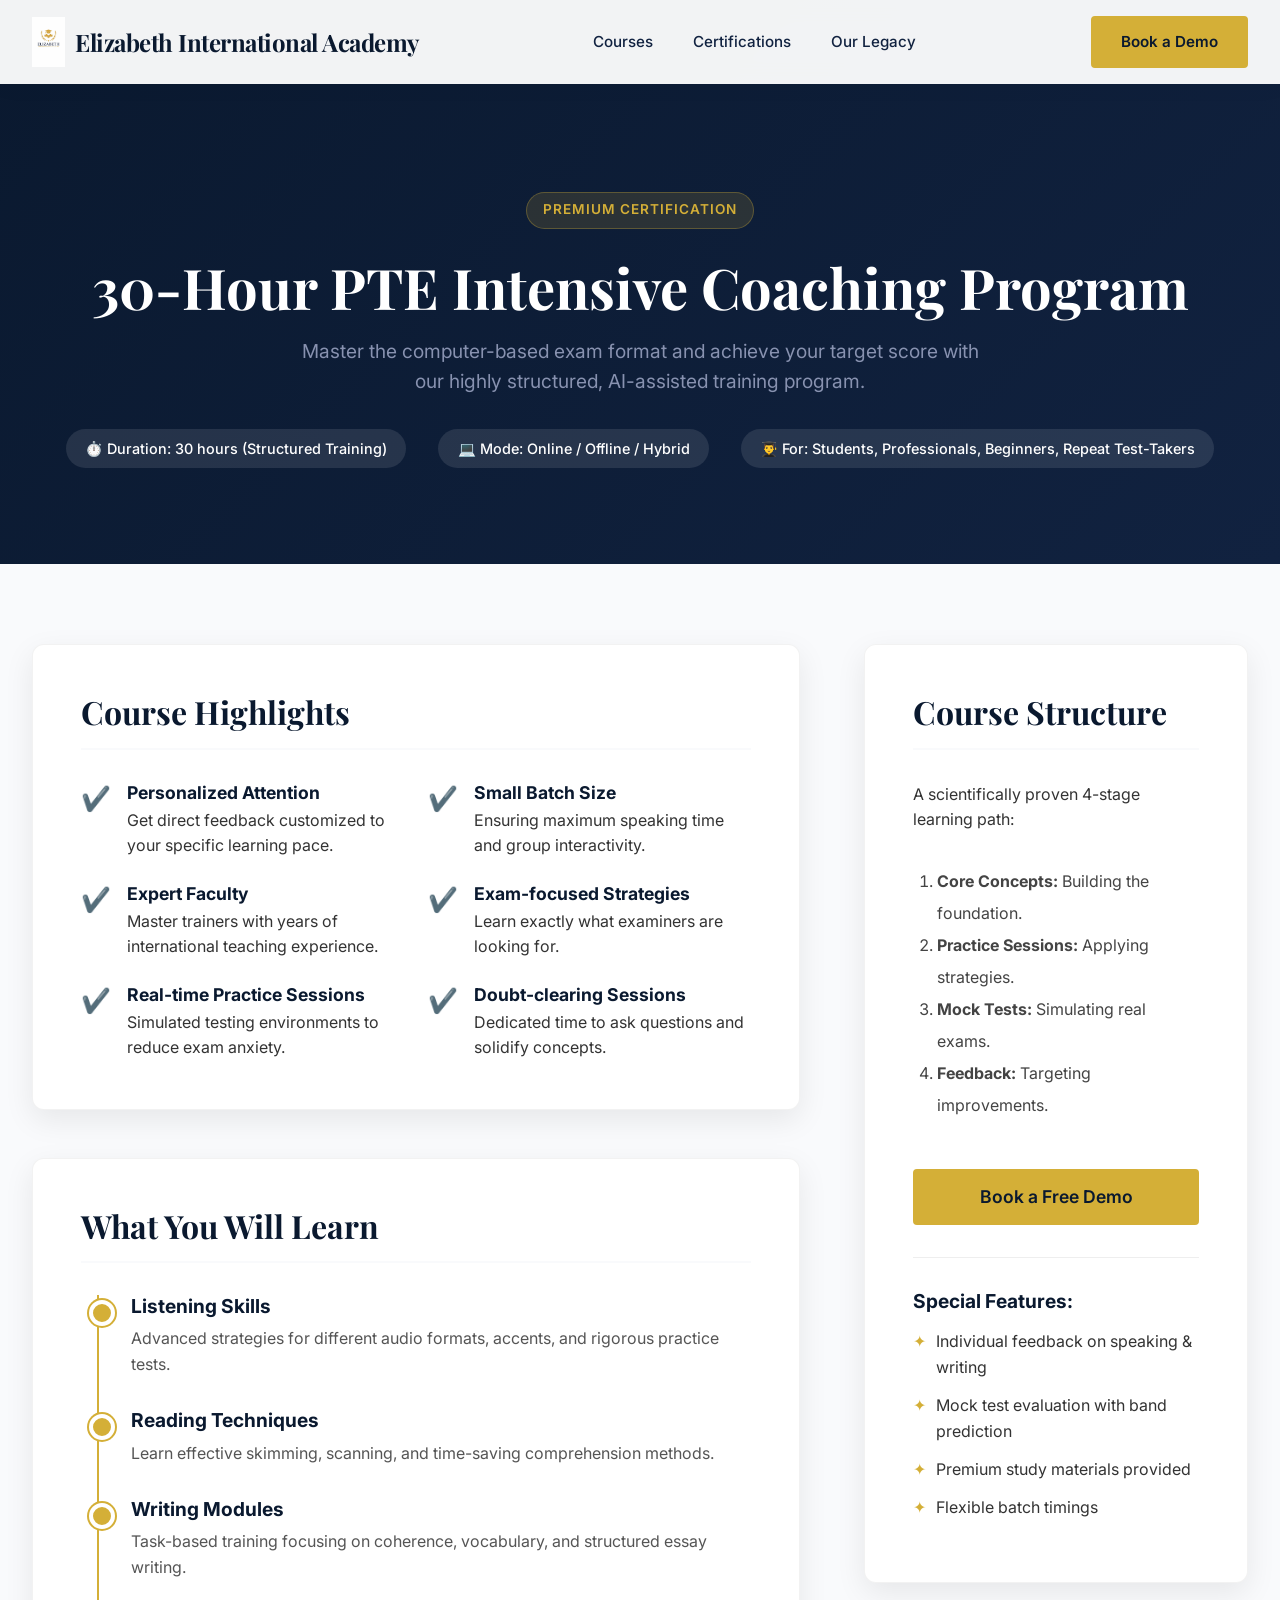
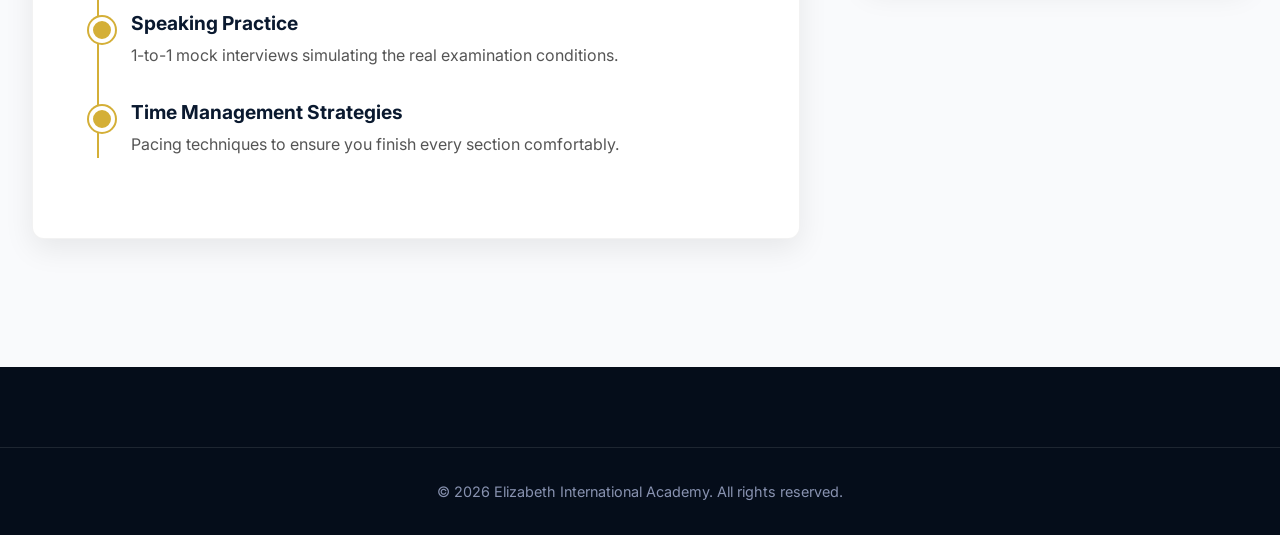
<file: course-pte.html>
<!DOCTYPE html>
<html lang="en">
<head>
    <meta charset="UTF-8">
    <meta name="viewport" content="width=device-width, initial-scale=1.0">
    <title>PTE Coaching - Elizabeth International Academy</title>
    <link href="https://fonts.googleapis.com/css2?family=Inter:wght@400;500;600;700&family=Playfair+Display:ital,wght@0,600;0,700;1,600&display=swap" rel="stylesheet">
    <link rel="stylesheet" href="style.css">
</head>
<body>
    <header id="main-header" class="header">
        <div class="container nav-container">
            <div class="logo">
                <a href="index.html" style="display:flex; align-items:center; gap:10px;">
                    <img src="assets/images/logo.jpeg" alt="Elizabeth International Academy Logo" class="brand-logo" onerror="this.style.display='none'">
                    <h1>Elizabeth International Academy</h1>
                </a>
            </div>
            <nav class="main-nav">
                <ul>
                    <li><a href="index.html#courses">Courses</a></li>
                    <li><a href="index.html#certifications">Certifications</a></li>
                    <li><a href="index.html#about">Our Legacy</a></li>
                </ul>
            </nav>
            <div class="nav-actions">
                <a href="#book-demo" class="btn btn-primary">Book a Demo</a>
            </div>
        </div>
    </header>

    <!-- Course Hero -->
    <section class="course-detail-hero">
        <div class="container">
            <span class="badge">Premium Certification</span>
            <h1>30-Hour PTE Intensive Coaching Program</h1>
            <p style="font-size: 1.2rem; color: var(--color-gray); max-width: 700px; margin: 0 auto;">Master the computer-based exam format and achieve your target score with our highly structured, AI-assisted training program.</p>
            <div class="course-meta">
                <span class="meta-tag">⏱️ Duration: 30 hours (Structured Training)</span>
                <span class="meta-tag">💻 Mode: Online / Offline / Hybrid</span>
                <span class="meta-tag">👨‍🎓 For: Students, Professionals, Beginners, Repeat Test-Takers</span>
            </div>
        </div>
    </section>

    <!-- Curriculum Content -->
    <section class="course-content-section" style="background: var(--color-offwhite);">
        <div class="container course-layout-grid">
            <div class="main-column">
                
                <div class="content-card">
                    <h2>Course Highlights</h2>
                    <div class="highlights-grid">
                        <div class="highlight-item">
                            <span class="check-icon">✔️</span>
                            <div><h4>Personalized Attention</h4><p>Get direct feedback customized to your specific learning pace.</p></div>
                        </div>
                        <div class="highlight-item">
                            <span class="check-icon">✔️</span>
                            <div><h4>Small Batch Size</h4><p>Ensuring maximum speaking time and group interactivity.</p></div>
                        </div>
                        <div class="highlight-item">
                            <span class="check-icon">✔️</span>
                            <div><h4>Expert Faculty</h4><p>Master trainers with years of international teaching experience.</p></div>
                        </div>
                        <div class="highlight-item">
                            <span class="check-icon">✔️</span>
                            <div><h4>Exam-focused Strategies</h4><p>Learn exactly what examiners are looking for.</p></div>
                        </div>
                        <div class="highlight-item">
                            <span class="check-icon">✔️</span>
                            <div><h4>Real-time Practice Sessions</h4><p>Simulated testing environments to reduce exam anxiety.</p></div>
                        </div>
                        <div class="highlight-item">
                            <span class="check-icon">✔️</span>
                            <div><h4>Doubt-clearing Sessions</h4><p>Dedicated time to ask questions and solidify concepts.</p></div>
                        </div>
                    </div>
                </div>

                <div class="content-card">
                    <h2>What You Will Learn</h2>
                    <div class="timeline-list">
                        <div class="timeline-item">
                            <h4>Listening Skills</h4>
                            <p>Advanced strategies for different audio formats, accents, and rigorous practice tests.</p>
                        </div>
                        <div class="timeline-item">
                            <h4>Reading Techniques</h4>
                            <p>Learn effective skimming, scanning, and time-saving comprehension methods.</p>
                        </div>
                        <div class="timeline-item">
                            <h4>Writing Modules</h4>
                            <p>Task-based training focusing on coherence, vocabulary, and structured essay writing.</p>
                        </div>
                        <div class="timeline-item">
                            <h4>Speaking Practice</h4>
                            <p>1-to-1 mock interviews simulating the real examination conditions.</p>
                        </div>
                        <div class="timeline-item">
                            <h4>Time Management Strategies</h4>
                            <p>Pacing techniques to ensure you finish every section comfortably.</p>
                        </div>
                    </div>
                </div>

            </div>

             <div class="sidebar-column">
                <div class="content-card" style="position: sticky; top: 120px;">
                    <h2>Course Structure</h2>
                    <p style="margin-bottom: 2rem;">A scientifically proven 4-stage learning path:</p>
                    <ol style="margin-left: 1.5rem; margin-bottom: 2rem; color: #444; line-height:2;">
                        <li><strong>Core Concepts:</strong> Building the foundation.</li>
                        <li><strong>Practice Sessions:</strong> Applying strategies.</li>
                        <li><strong>Mock Tests:</strong> Simulating real exams.</li>
                        <li><strong>Feedback:</strong> Targeting improvements.</li>
                    </ol>

                    <a href="#book-demo" class="btn btn-primary btn-full">Book a Free Demo</a>
                    
                    <hr style="border:none; border-top: 1px solid #eee; margin: 2rem 0;">
                    
                    <h3 style="margin-bottom: 1rem; font-family: var(--font-body); font-size:1.2rem;">Special Features:</h3>
                    <ul style="list-style: none;">
                        <li style="margin-bottom: 0.8rem; display:flex; gap:10px;"><span style="color:var(--color-gold);">✦</span> Individual feedback on speaking & writing</li>
                        <li style="margin-bottom: 0.8rem; display:flex; gap:10px;"><span style="color:var(--color-gold);">✦</span> Mock test evaluation with band prediction</li>
                        <li style="margin-bottom: 0.8rem; display:flex; gap:10px;"><span style="color:var(--color-gold);">✦</span> Premium study materials provided</li>
                        <li style="margin-bottom: 0.8rem; display:flex; gap:10px;"><span style="color:var(--color-gold);">✦</span> Flexible batch timings</li>
                    </ul>
                </div>
            </div>
        </div>
    </section>

    <footer class="main-footer">
        <div class="container footer-bottom">
            <p>&copy; 2026 Elizabeth International Academy. All rights reserved.</p>
        </div>
    </footer>

    <div id="demo-modal" class="modal-overlay">
        <div class="modal-content">
            <button class="close-modal">&times;</button>
            <h2>Book a Free Demo</h2>
            <form action="https://api.web3forms.com/submit" method="POST" class="demo-form">
                <input type="text" name="_honeypot" style="display:none" tabindex="-1" autocomplete="off">
                <div class="form-group"><input type="text" name="name" required placeholder="Full Name"></div>
                <div class="form-group"><input type="email" name="email" required placeholder="Email Address"></div>
                <div class="form-group"><input type="tel" name="phone" required placeholder="+91 98765 43210" pattern="[+0-9 ]+"></div>
                <button type="submit" class="btn btn-primary btn-full">Submit Request</button>
            </form>
        </div>
    </div>
    <script src="script.js"></script>
</body>
</html>
</file>
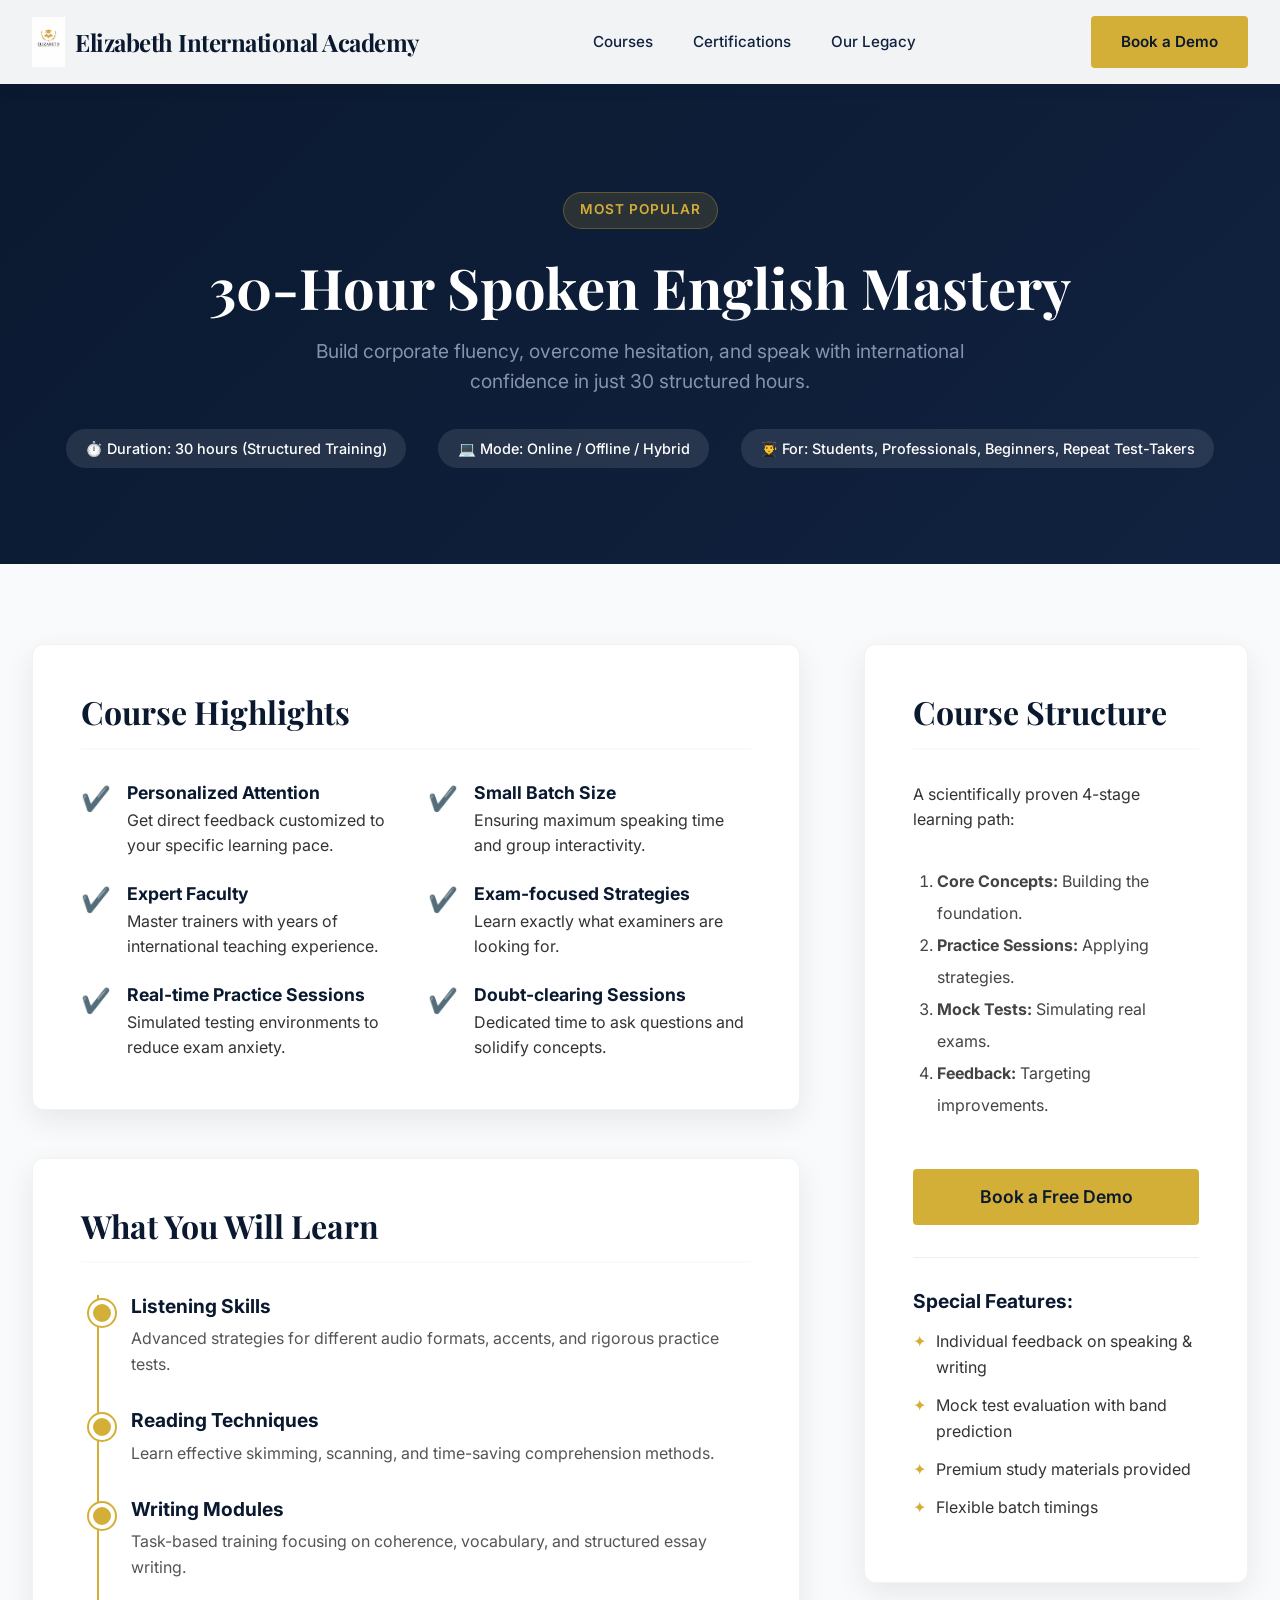
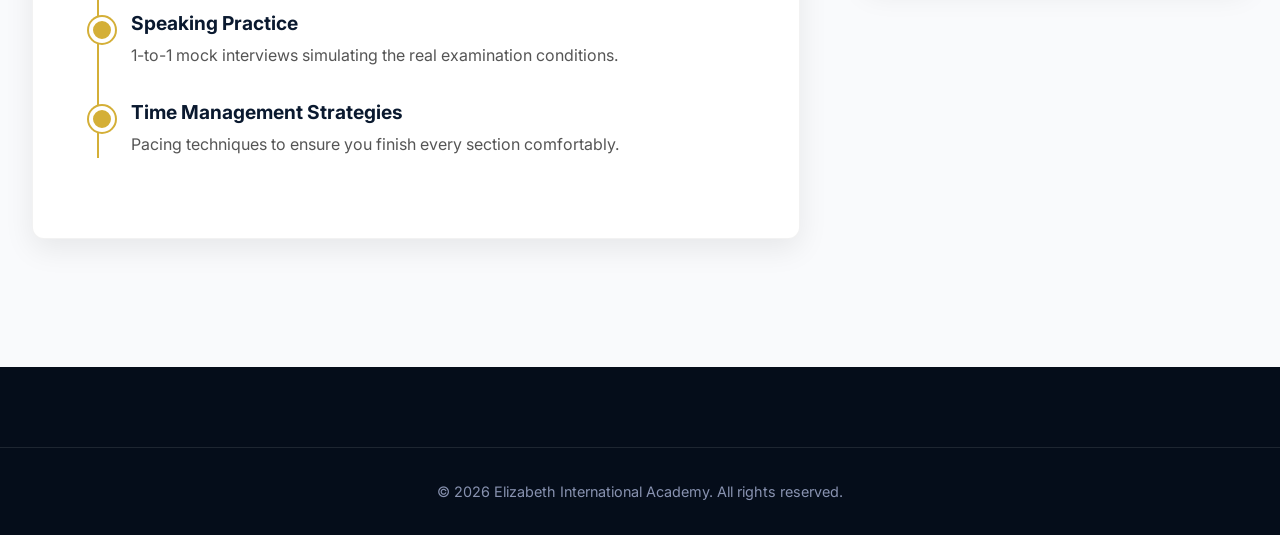
<file: course-spoken.html>
<!DOCTYPE html>
<html lang="en">
<head>
    <meta charset="UTF-8">
    <meta name="viewport" content="width=device-width, initial-scale=1.0">
    <title>Spoken English Mastery - Elizabeth International Academy</title>
    <link href="https://fonts.googleapis.com/css2?family=Inter:wght@400;500;600;700&family=Playfair+Display:ital,wght@0,600;0,700;1,600&display=swap" rel="stylesheet">
    <link rel="stylesheet" href="style.css">
</head>
<body>
    <header id="main-header" class="header">
        <div class="container nav-container">
            <div class="logo">
                <a href="index.html" style="display:flex; align-items:center; gap:10px;">
                    <img src="assets/images/logo.jpeg" alt="Elizabeth International Academy Logo" class="brand-logo" onerror="this.style.display='none'">
                    <h1>Elizabeth International Academy</h1>
                </a>
            </div>
            <nav class="main-nav">
                <ul>
                    <li><a href="index.html#courses">Courses</a></li>
                    <li><a href="index.html#certifications">Certifications</a></li>
                    <li><a href="index.html#about">Our Legacy</a></li>
                </ul>
            </nav>
            <div class="nav-actions">
                <a href="#book-demo" class="btn btn-primary">Book a Demo</a>
            </div>
        </div>
    </header>

    <!-- Course Hero -->
    <section class="course-detail-hero">
        <div class="container">
            <span class="badge">Most Popular</span>
            <h1>30-Hour Spoken English Mastery</h1>
            <p style="font-size: 1.2rem; color: var(--color-gray); max-width: 700px; margin: 0 auto;">Build corporate fluency, overcome hesitation, and speak with international confidence in just 30 structured hours.</p>
            <div class="course-meta">
                <span class="meta-tag">⏱️ Duration: 30 hours (Structured Training)</span>
                <span class="meta-tag">💻 Mode: Online / Offline / Hybrid</span>
                <span class="meta-tag">👨‍🎓 For: Students, Professionals, Beginners, Repeat Test-Takers</span>
            </div>
        </div>
    </section>

    <!-- Curriculum Content -->
    <section class="course-content-section" style="background: var(--color-offwhite);">
        <div class="container course-layout-grid">
            <div class="main-column">
                
                <div class="content-card">
                    <h2>Course Highlights</h2>
                    <div class="highlights-grid">
                        <div class="highlight-item">
                            <span class="check-icon">✔️</span>
                            <div><h4>Personalized Attention</h4><p>Get direct feedback customized to your specific learning pace.</p></div>
                        </div>
                        <div class="highlight-item">
                            <span class="check-icon">✔️</span>
                            <div><h4>Small Batch Size</h4><p>Ensuring maximum speaking time and group interactivity.</p></div>
                        </div>
                        <div class="highlight-item">
                            <span class="check-icon">✔️</span>
                            <div><h4>Expert Faculty</h4><p>Master trainers with years of international teaching experience.</p></div>
                        </div>
                        <div class="highlight-item">
                            <span class="check-icon">✔️</span>
                            <div><h4>Exam-focused Strategies</h4><p>Learn exactly what examiners are looking for.</p></div>
                        </div>
                        <div class="highlight-item">
                            <span class="check-icon">✔️</span>
                            <div><h4>Real-time Practice Sessions</h4><p>Simulated testing environments to reduce exam anxiety.</p></div>
                        </div>
                        <div class="highlight-item">
                            <span class="check-icon">✔️</span>
                            <div><h4>Doubt-clearing Sessions</h4><p>Dedicated time to ask questions and solidify concepts.</p></div>
                        </div>
                    </div>
                </div>

                <div class="content-card">
                    <h2>What You Will Learn</h2>
                    <div class="timeline-list">
                        <div class="timeline-item">
                            <h4>Listening Skills</h4>
                            <p>Advanced strategies for different audio formats, accents, and rigorous practice tests.</p>
                        </div>
                        <div class="timeline-item">
                            <h4>Reading Techniques</h4>
                            <p>Learn effective skimming, scanning, and time-saving comprehension methods.</p>
                        </div>
                        <div class="timeline-item">
                            <h4>Writing Modules</h4>
                            <p>Task-based training focusing on coherence, vocabulary, and structured essay writing.</p>
                        </div>
                        <div class="timeline-item">
                            <h4>Speaking Practice</h4>
                            <p>1-to-1 mock interviews simulating the real examination conditions.</p>
                        </div>
                        <div class="timeline-item">
                            <h4>Time Management Strategies</h4>
                            <p>Pacing techniques to ensure you finish every section comfortably.</p>
                        </div>
                    </div>
                </div>

            </div>

             <div class="sidebar-column">
                <div class="content-card" style="position: sticky; top: 120px;">
                    <h2>Course Structure</h2>
                    <p style="margin-bottom: 2rem;">A scientifically proven 4-stage learning path:</p>
                    <ol style="margin-left: 1.5rem; margin-bottom: 2rem; color: #444; line-height:2;">
                        <li><strong>Core Concepts:</strong> Building the foundation.</li>
                        <li><strong>Practice Sessions:</strong> Applying strategies.</li>
                        <li><strong>Mock Tests:</strong> Simulating real exams.</li>
                        <li><strong>Feedback:</strong> Targeting improvements.</li>
                    </ol>

                    <a href="#book-demo" class="btn btn-primary btn-full">Book a Free Demo</a>
                    
                    <hr style="border:none; border-top: 1px solid #eee; margin: 2rem 0;">
                    
                    <h3 style="margin-bottom: 1rem; font-family: var(--font-body); font-size:1.2rem;">Special Features:</h3>
                    <ul style="list-style: none;">
                        <li style="margin-bottom: 0.8rem; display:flex; gap:10px;"><span style="color:var(--color-gold);">✦</span> Individual feedback on speaking & writing</li>
                        <li style="margin-bottom: 0.8rem; display:flex; gap:10px;"><span style="color:var(--color-gold);">✦</span> Mock test evaluation with band prediction</li>
                        <li style="margin-bottom: 0.8rem; display:flex; gap:10px;"><span style="color:var(--color-gold);">✦</span> Premium study materials provided</li>
                        <li style="margin-bottom: 0.8rem; display:flex; gap:10px;"><span style="color:var(--color-gold);">✦</span> Flexible batch timings</li>
                    </ul>
                </div>
            </div>
        </div>
    </section>

    <footer class="main-footer">
        <div class="container footer-bottom">
            <p>&copy; 2026 Elizabeth International Academy. All rights reserved.</p>
        </div>
    </footer>

    <div id="demo-modal" class="modal-overlay">
        <div class="modal-content">
            <button class="close-modal">&times;</button>
            <h2>Book a Free Demo</h2>
            <form action="https://api.web3forms.com/submit" method="POST" class="demo-form">
                <input type="text" name="_honeypot" style="display:none" tabindex="-1" autocomplete="off">
                <div class="form-group"><input type="text" name="name" required placeholder="Full Name"></div>
                <div class="form-group"><input type="email" name="email" required placeholder="Email Address"></div>
                <div class="form-group"><input type="tel" name="phone" required placeholder="+91 98765 43210" pattern="[+0-9 ]+"></div>
                <button type="submit" class="btn btn-primary btn-full">Submit Request</button>
            </form>
        </div>
    </div>
    <script src="script.js"></script>
</body>
</html>
</file>
<file: style.css>
/* Design System & CSS Variables */
:root {
    /* Color Palette */
    --color-navy: #0A192F;
    --color-navy-light: #112240;
    --color-gold: #D4AF37;
    --color-gold-hover: #E5C354;
    --color-white: #FFFFFF;
    --color-offwhite: #F9FAFC;
    --color-gray: #8892B0;
    --color-text: #333333;
    
    /* Typography */
    --font-heading: 'Playfair Display', serif;
    --font-body: 'Inter', sans-serif;
    
    /* Effects */
    --shadow-soft: 0 10px 30px rgba(0, 0, 0, 0.08);
    --shadow-hover: 0 20px 40px rgba(0, 0, 0, 0.12);
    --transition: all 0.3s cubic-bezier(0.25, 0.8, 0.25, 1);
}

/* Reset */
* { margin: 0; padding: 0; box-sizing: border-box; }

html { scroll-behavior: smooth; }

body {
    font-family: var(--font-body);
    color: var(--color-text);
    background-color: var(--color-offwhite);
    line-height: 1.6;
    overflow-x: hidden;
}

h1, h2, h3, h4 {
    font-family: var(--font-heading);
    color: var(--color-navy);
    line-height: 1.2;
}

ul { list-style: none; }
a { text-decoration: none; color: inherit; transition: var(--transition); }

.container {
    max-width: 1280px;
    margin: 0 auto;
    padding: 0 2rem;
}

/* Utilities */
.btn {
    display: inline-block;
    padding: 0.75rem 1.75rem;
    font-weight: 600;
    font-size: 0.95rem;
    border-radius: 4px;
    cursor: pointer;
    text-align: center;
    transition: var(--transition);
}

.btn-primary { background-color: var(--color-gold); color: var(--color-navy); border: 2px solid var(--color-gold); }
.btn-primary:hover { background-color: var(--color-gold-hover); transform: translateY(-2px); box-shadow: 0 6px 15px rgba(212, 175, 55, 0.3); }

.btn-outline { background: transparent; color: var(--color-navy); border: 2px solid var(--color-navy); }
.btn-outline:hover { background: var(--color-navy); color: var(--color-white); }

.btn-secondary { background: var(--color-navy); color: var(--color-white); border: 2px solid var(--color-navy); }
.btn-secondary:hover { background: var(--color-navy-light); transform: translateY(-2px); }

.btn-white { background: var(--color-white); color: var(--color-navy); border: 2px solid var(--color-white); }
.btn-white:hover { background: transparent; color: var(--color-white); }

.btn-large { padding: 1rem 2.5rem; font-size: 1.1rem; }

span.dot { color: var(--color-gold); }

/* Header */
.header {
    background-color: rgba(255, 255, 255, 0.95);
    backdrop-filter: blur(10px);
    position: fixed;
    width: 100%;
    top: 0;
    z-index: 1000;
    box-shadow: 0 2px 20px rgba(0,0,0,0.05);
    padding: 1rem 0;
    transition: var(--transition);
}

.header.scrolled { padding: 0.5rem 0; }

.nav-container { display: flex; justify-content: space-between; align-items: center; }
.logo { display: flex; align-items: center; gap: 10px; }
.brand-logo { max-height: 50px; width: auto; object-fit: contain; }
.logo h1 { font-size: 1.5rem; font-family: var(--font-heading); margin: 0; letter-spacing: -0.5px;}

.footer-logo { max-height: 60px; margin-bottom: 1rem; filter: brightness(0) invert(1); }


.main-nav ul { display: flex; gap: 2.5rem; }
.main-nav a { font-weight: 500; font-size: 0.95rem; color: var(--color-navy-light); position: relative; }
.main-nav a::after {
    content: ''; position: absolute; bottom: -5px; left: 0; width: 0; height: 2px;
    background-color: var(--color-gold); transition: var(--transition);
}
.main-nav a:hover::after { width: 100%; }

.nav-actions { display: flex; gap: 1rem; align-items: center; }
.mobile-toggle { display: none; background: none; border: none; flex-direction: column; gap: 5px; cursor: pointer; }
.mobile-toggle span { width: 25px; height: 3px; background: var(--color-navy); transition: var(--transition); }

/* Hero */
.hero {
    position: relative;
    padding: 14rem 0 8rem;
    min-height: 90vh;
    display: flex;
    align-items: center;
    background-color: var(--color-navy);
}

.hero-bg {
    position: absolute;
    top: 0; left: 0; width: 100%; height: 100%;
    /* Dynamically loaded using the generated artifact */
    background-image: linear-gradient(to right, rgba(10, 25, 47, 0.95) 0%, rgba(10, 25, 47, 0.7) 50%, rgba(10, 25, 47, 0.2) 100%), url('./assets/images/hero_background_1775145814451.png');
    background-size: cover;
    background-position: center;
    z-index: 0;
}

.hero-content { position: relative; z-index: 1; }
.hero-text-box { max-width: 650px; }

.badge {
    display: inline-block;
    padding: 0.4rem 1rem;
    background-color: rgba(212, 175, 55, 0.15);
    color: var(--color-gold);
    border-radius: 50px;
    font-size: 0.85rem;
    font-weight: 600;
    letter-spacing: 1px;
    text-transform: uppercase;
    margin-bottom: 1.5rem;
    border: 1px solid rgba(212, 175, 55, 0.3);
}

.hero-title {
    font-size: 4.5rem;
    color: var(--color-white);
    margin-bottom: 1.5rem;
}
.hero-title em { color: var(--color-gold); font-style: italic; }

.hero-subtitle {
    font-size: 1.25rem;
    color: var(--color-gray);
    margin-bottom: 2.5rem;
    font-weight: 400;
}

.hero-cta-group { display: flex; gap: 1.5rem; margin-bottom: 3rem; }

.hero-trust {
    display: flex; gap: 3rem;
    border-top: 1px solid rgba(255,255,255,0.1);
    padding-top: 2rem;
    color: var(--color-gray);
}
.hero-trust strong { color: var(--color-white); font-size: 1.5rem; display: block; font-family: var(--font-heading); }

/* Features */
.features { padding: 6rem 0; background-color: var(--color-white); position: relative; z-index: 2; margin-top: -3rem; border-top-left-radius: 40px; border-top-right-radius: 40px; box-shadow: 0 -20px 40px rgba(0,0,0,0.05); }

.features-grid { display: grid; grid-template-columns: repeat(auto-fit, minmax(260px, 1fr)); gap: 2rem; }

.feature-card {
    padding: 2.5rem;
    border-radius: 12px;
    background: var(--color-offwhite);
    transition: var(--transition);
    border: 1px solid rgba(0,0,0,0.03);
}
.feature-card:hover { transform: translateY(-10px); box-shadow: var(--shadow-hover); background: var(--color-white); }
.feature-icon { font-size: 2.5rem; margin-bottom: 1.5rem; }
.feature-card h3 { font-family: var(--font-body); font-size: 1.2rem; margin-bottom: 1rem; }
.feature-card p { color: #555; font-size: 0.95rem; }

/* Lead Funnel */
.funnel-section {
    background: linear-gradient(135deg, var(--color-navy) 0%, var(--color-navy-light) 100%);
    padding: 6rem 0;
    color: var(--color-white);
}
.funnel-container {
    display: flex; justify-content: space-between; align-items: center;
    background: rgba(255,255,255,0.05); padding: 4rem; border-radius: 20px;
    border: 1px solid rgba(255,255,255,0.1);
}
.funnel-text h2 { color: var(--color-white); font-size: 2.5rem; margin-bottom: 1rem; }
.funnel-text p { color: var(--color-gray); font-size: 1.1rem; max-width: 500px; }

/* Courses */
.courses { padding: 8rem 0; }
.section-header { text-align: center; margin-bottom: 4rem; max-width: 600px; margin-left: auto; margin-right: auto;}
.section-header h2 { font-size: 3rem; margin-bottom: 1rem; }
.section-header p { color: #555; font-size: 1.1rem; }

.course-grid { display: grid; grid-template-columns: repeat(auto-fit, minmax(340px, 1fr)); gap: 3rem; }

.course-card {
    background: var(--color-white); border-radius: 16px; overflow: hidden;
    box-shadow: var(--shadow-soft); transition: var(--transition);
    display: flex; flex-direction: column;
}
.course-card:hover { transform: translateY(-10px); box-shadow: var(--shadow-hover); }

.course-image {
    height: 240px; background-size: cover; background-position: center;
    position: relative;
}
.ielts-img { background-image: url('./assets/images/course_ielts_1775145860588.png'); }
.pte-img { background-image: url('./assets/images/course_pte_1775145916869.png'); }
.pte-oet-img { background-image: url('./assets/images/course_pte_oet.png'); }

.course-tag {
    position: absolute; top: 1.5rem; left: 1.5rem;
    background: var(--color-gold); color: var(--color-navy); font-weight: 600; font-size: 0.8rem;
    padding: 0.4rem 1rem; border-radius: 50px; text-transform: uppercase; letter-spacing: 1px;
}

.course-content { padding: 2.5rem; display: flex; flex-direction: column; flex-grow: 1; }
.course-content h3 { font-family: var(--font-body); font-size: 1.5rem; margin-bottom: 1rem; }
.course-content p { color: #555; margin-bottom: 2rem; flex-grow: 1; }
.course-link { font-weight: 600; color: var(--color-navy); display: inline-flex; align-items: center; gap: 0.5rem; }
.course-link:hover { color: var(--color-gold); }

/* Footer */
.main-footer { background-color: #050d1a; color: var(--color-gray); padding: 5rem 0 2rem; }
.footer-grid { display: grid; grid-template-columns: 2fr 1fr 1fr; gap: 4rem; margin-bottom: 4rem; }
.footer-brand h2 { color: var(--color-white); margin-bottom: 1.5rem; font-size: 1.8rem; }
.footer-brand p { font-size: 0.95rem; line-height: 1.8; max-width: 400px; }

.footer-links h4, .footer-contact h4 { color: var(--color-white); font-family: var(--font-body); font-size: 1.1rem; margin-bottom: 1.5rem; text-transform: uppercase; letter-spacing: 1px; }
.footer-links li { margin-bottom: 1rem; }
.footer-links a:hover { color: var(--color-white); }
.footer-contact p { margin-bottom: 0.8rem; }
.social-links { display: flex; gap: 1rem; margin-top: 1.5rem; }
.social-links a { display: flex; width: 40px; height: 40px; border-radius: 50%; background: rgba(255,255,255,0.05); align-items: center; justify-content: center; text-transform: uppercase; font-size: 0.8rem; font-weight: bold; color: var(--color-white); transition: var(--transition);}
.social-links a:hover { background: var(--color-gold); color: var(--color-navy); }

.footer-bottom { border-top: 1px solid rgba(255,255,255,0.1); padding-top: 2rem; text-align: center; font-size: 0.9rem; }

/* Responsive */
@media (max-width: 900px) {
    .nav-container .main-nav, .nav-actions .btn-outline { display: none; }
    .mobile-toggle { display: flex; }
    .hero-title { font-size: 3rem; }
    .hero { padding: 10rem 0 6rem; }
    .funnel-container { flex-direction: column; text-align: center; gap: 2rem; }
    .footer-grid { grid-template-columns: 1fr; gap: 2rem; }
}

/* Modal Styling */
.modal-overlay {
    position: fixed; top: 0; left: 0; right: 0; bottom: 0;
    background-color: rgba(10, 25, 47, 0.85);
    display: flex; align-items: center; justify-content: center;
    z-index: 2000; opacity: 0; visibility: hidden;
    transition: var(--transition); backdrop-filter: blur(5px);
}
.modal-overlay.active { opacity: 1; visibility: visible; }
.modal-content {
    background: var(--color-white); width: 90%; max-width: 500px;
    border-radius: 12px; padding: 2.5rem; position: relative;
    transform: translateY(20px); transition: transform 0.3s ease;
    box-shadow: 0 25px 50px rgba(0,0,0,0.25);
}
.modal-overlay.active .modal-content { transform: translateY(0); }
.close-modal {
    position: absolute; top: 15px; right: 20px;
    background: none; border: none; font-size: 2rem;
    color: var(--color-gray); cursor: pointer; line-height: 1;
}
.close-modal:hover { color: var(--color-navy); }
.modal-content h2 { margin-bottom: 0.5rem; font-size: 1.8rem; }
.modal-content p { color: #555; margin-bottom: 1.5rem; font-size: 0.95rem; }
.demo-form .form-group { margin-bottom: 1.2rem; }
.demo-form label { display: block; margin-bottom: 0.4rem; font-weight: 600; font-size: 0.9rem; color: var(--color-navy-light); }
.demo-form input, .demo-form select {
    width: 100%; padding: 0.8rem 1rem; border: 1px solid #ddd;
    border-radius: 6px; font-family: inherit; font-size: 1rem;
    transition: border-color 0.2s;
}
.demo-form input:focus, .demo-form select:focus { outline: none; border-color: var(--color-gold); }
.btn-full { width: 100%; margin-top: 1rem; font-size: 1.1rem; }

/* Course Detail Page Specific Styles */
.course-detail-hero {
    background: linear-gradient(135deg, var(--color-navy) 0%, var(--color-navy-light) 100%);
    padding: 12rem 0 6rem; color: var(--color-white); text-align: center;
}
.course-detail-hero h1 { color: var(--color-white); font-size: 3.5rem; margin-bottom: 1rem; }
.course-meta { display: flex; justify-content: center; gap: 2rem; flex-wrap: wrap; margin-top: 2rem; }
.meta-tag { background: rgba(255,255,255,0.1); padding: 0.5rem 1.2rem; border-radius: 50px; font-size: 0.9rem; font-weight: 500;}

.course-content-section { padding: 5rem 0; }
.course-layout-grid { display: grid; grid-template-columns: 2fr 1fr; gap: 4rem; }

.content-card { background: var(--color-white); padding: 3rem; border-radius: 12px; box-shadow: var(--shadow-soft); margin-bottom: 3rem; border: 1px solid rgba(0,0,0,0.05); }
.content-card h2 { margin-bottom: 2rem; font-size: 2rem; border-bottom: 2px solid var(--color-offwhite); padding-bottom: 1rem; }

.highlights-grid { display: grid; grid-template-columns: repeat(auto-fit, minmax(250px, 1fr)); gap: 1.5rem; }
.highlight-item { display: flex; align-items: flex-start; gap: 1rem; }
.check-icon { color: #28a745; font-size: 1.5rem; margin-top: -2px; }
.highlight-item h4 { margin-top: 0; margin-bottom: 0.3rem; font-family: var(--font-body); font-size: 1.1rem; }

.timeline-list { border-left: 2px solid var(--color-gold); padding-left: 2rem; margin-left: 1rem; position: relative; }
.timeline-item { position: relative; margin-bottom: 2rem; }
.timeline-item::before {
    content: ''; position: absolute; left: -2.65rem; top: 0.3rem; height: 18px; width: 18px;
    background: var(--color-gold); border-radius: 50%; border: 4px solid var(--color-white); box-shadow: 0 0 0 2px var(--color-gold);
}
.timeline-item h4 { font-size: 1.2rem; margin-bottom: 0.5rem; font-family: var(--font-body); }
.timeline-item p { color: #555; }

/* Quiz Styling */
.quiz-screen { animation: fadeIn 0.5s ease; }
@keyframes fadeIn { from { opacity: 0; transform: translateY(10px); } to { opacity: 1; transform: translateY(0); } }

.progress-bar-container { width: 100%; height: 8px; background: #eee; border-radius: 10px; margin-bottom: 1rem; overflow: hidden; }
.progress-bar { height: 100%; background: var(--color-gold); width: 0%; transition: width 0.3s ease; }

.options-grid { display: flex; flex-direction: column; gap: 1rem; }
.quiz-option { 
    background: #fff; border: 2px solid #eaeaea; padding: 1rem; text-align: left;
    border-radius: 8px; font-size: 1.1rem; cursor: pointer; transition: var(--transition);
    font-family: var(--font-body); color: var(--color-text);
}
.quiz-option:hover { border-color: var(--color-gold); background: rgba(212, 175, 55, 0.05); }

.level-badge { 
    display: inline-block; padding: 2rem 4rem; background: var(--color-navy); 
    border-radius: 20px; color: var(--color-white); margin-bottom: 1.5rem;
    box-shadow: 0 15px 30px rgba(10,25,47,0.2);
}

/* Certifications Section */
.certifications-section {
    padding: 6rem 0;
    background-color: var(--color-white);
}

.cert-grid {
    display: grid;
    grid-template-columns: repeat(auto-fit, minmax(240px, 1fr));
    gap: 2rem;
    margin-top: 3rem;
}

.cert-card {
    background: var(--color-offwhite);
    padding: 2.5rem 1.5rem;
    border-radius: 12px;
    text-align: center;
    border: 1px solid rgba(0,0,0,0.05);
    transition: var(--transition);
}

.cert-card:hover {
    transform: translateY(-10px);
    box-shadow: var(--shadow-hover);
    background: var(--color-white);
    border-color: var(--color-gold);
}

.cert-icon {
    font-size: 3.5rem;
    margin-bottom: 1rem;
    line-height: 1;
}

.cert-card h4 {
    font-size: 1.1rem;
    margin-bottom: 0.5rem;
    font-family: var(--font-body);
}

.cert-card p {
    font-size: 0.85rem;
    color: var(--color-gray);
    text-transform: uppercase;
    letter-spacing: 1px;
    font-weight: 600;
}

/* Responsive adjustments */
@media (max-width: 900px) {
    .course-layout-grid { grid-template-columns: 1fr; }
    .course-detail-hero h1 { font-size: 2.5rem; }
}
</file>
